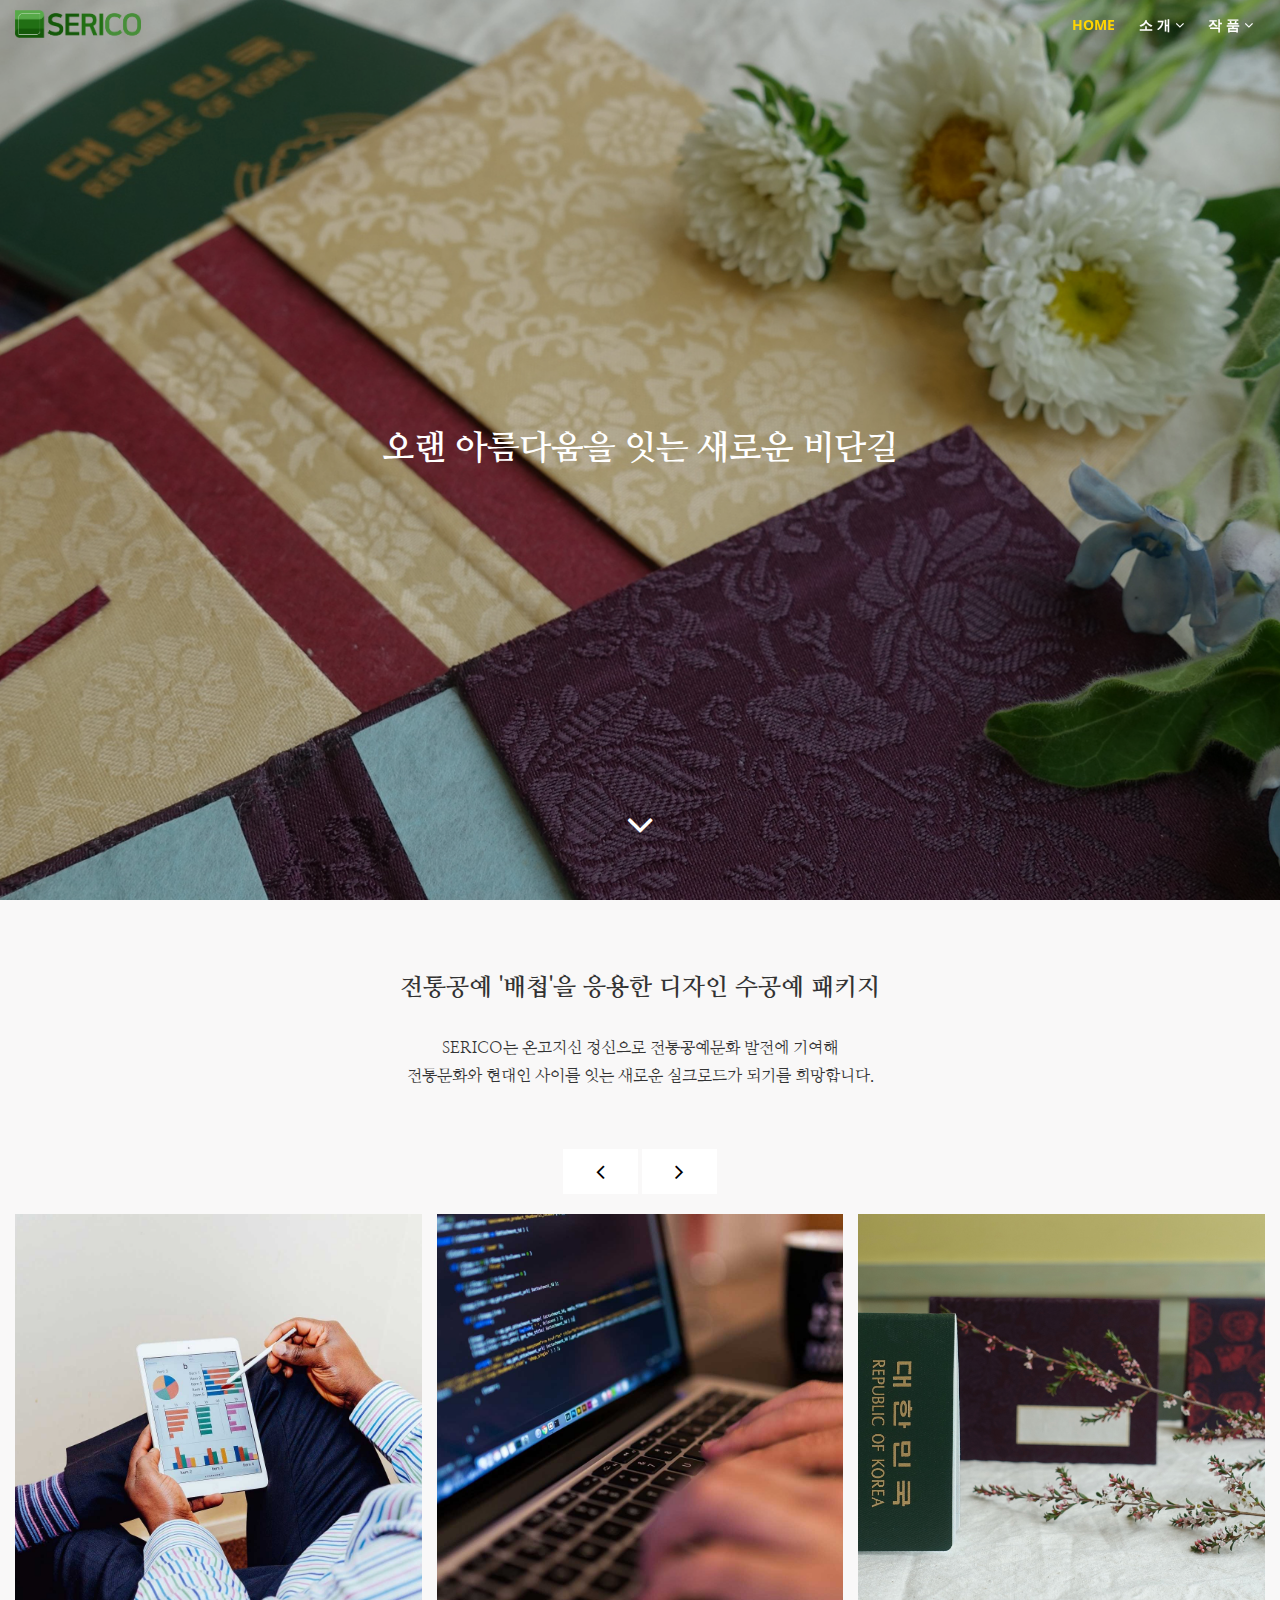
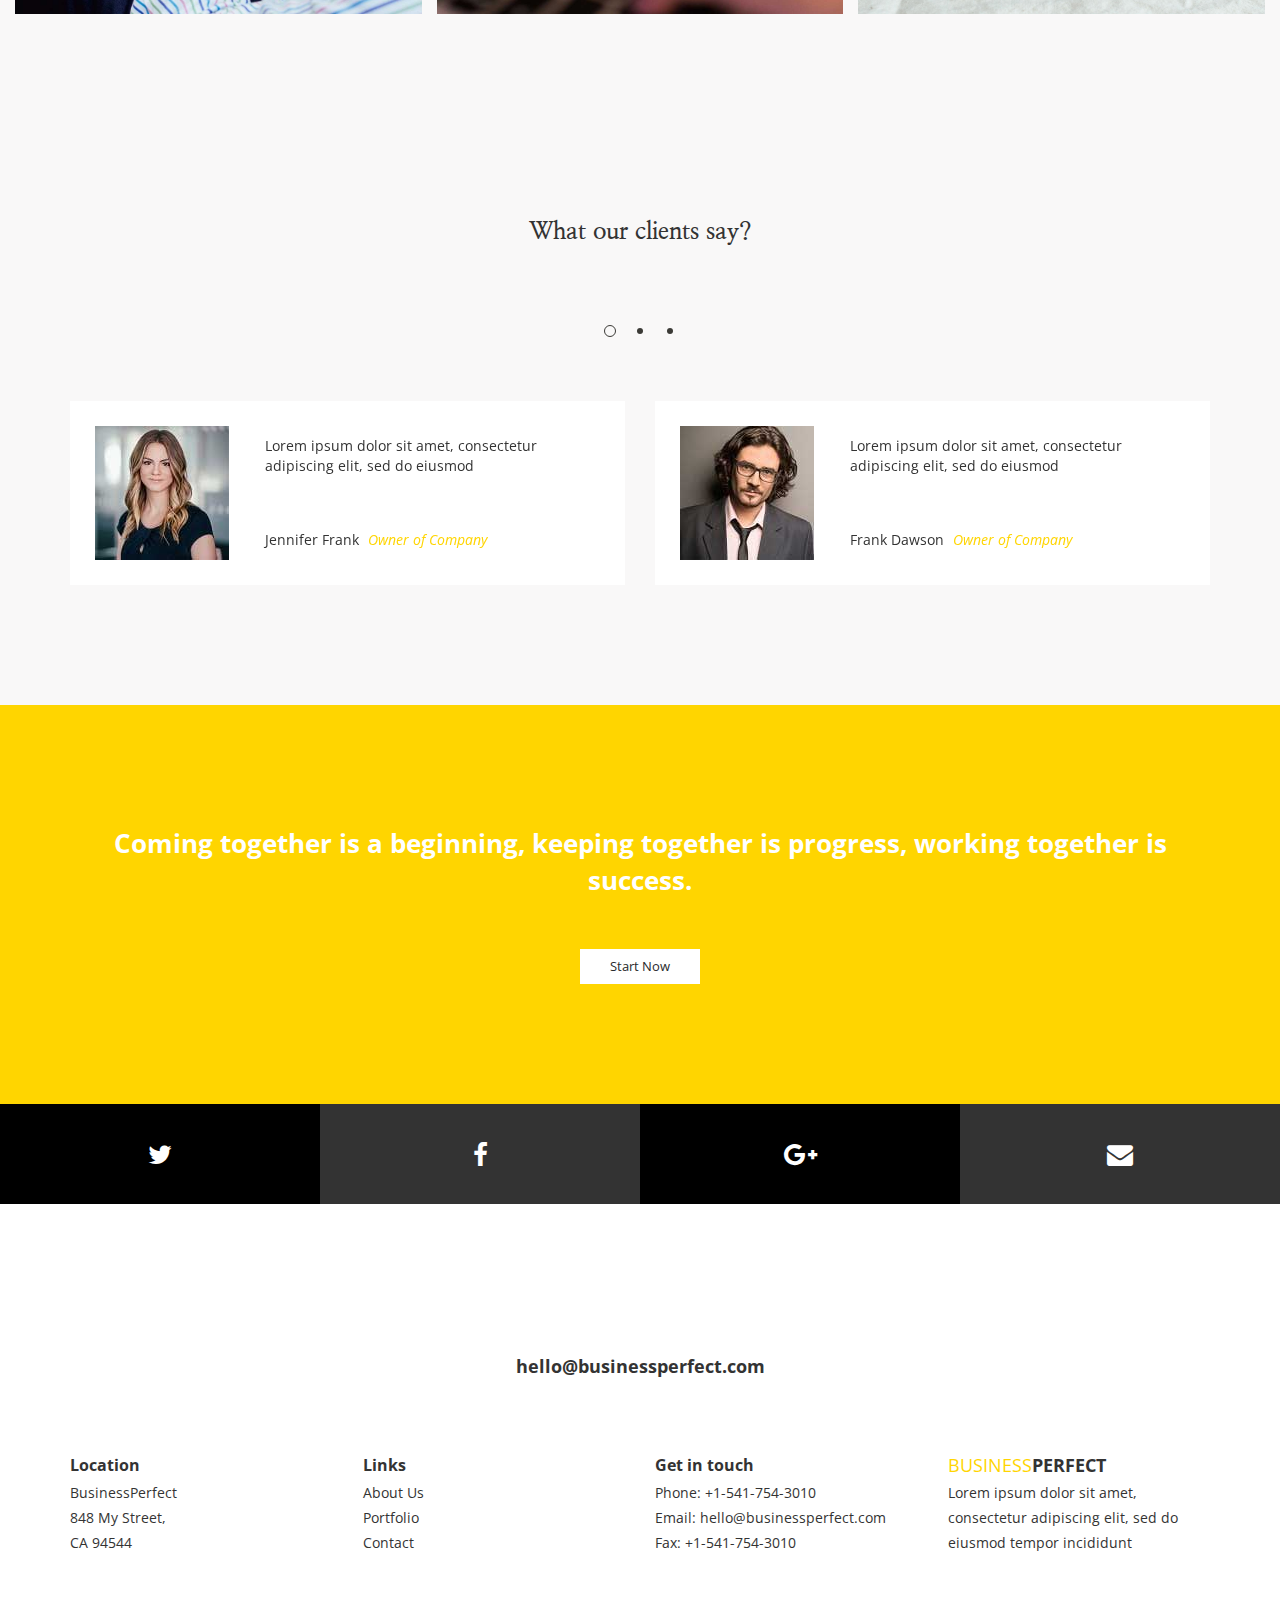
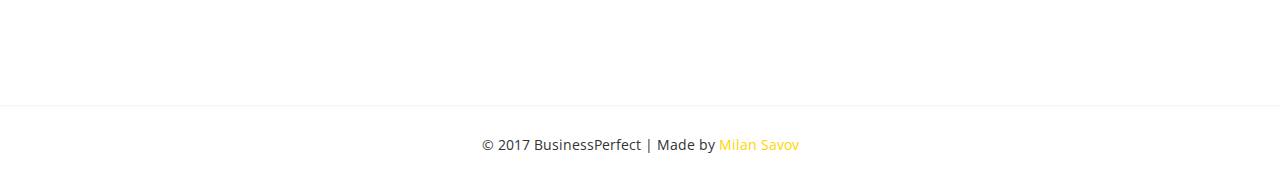
<file: SERICO PROJECT/WebContent/SERICO/index.html>
<!DOCTYPE html>
<html lang="en">
<head>

    <!-- Basic Page Needs
    ================================================== -->
    <meta http-equiv="Content-Type" content="text/html; charset=utf-8">
    <meta http-equiv="X-UA-Compatible" content="IE=edge">

    <title>SERICO | Home</title>

    <meta name="description" content="BusinessPerfect - Freebie HTML/CSS template based on Bootstrap">
    <meta name="author" content="Milan Savov">
    <meta name="keywords" content="html, css, twitter bootstrap, javascript, jquery, responsive">

    <!-- Mobile Specific Metas
    ================================================== -->
    <meta name="viewport" content="width=device-width, minimum-scale=1.0, maximum-scale=1.0">
    <meta name="apple-mobile-web-app-capable" content="yes">

    <!-- Fonts -->
    <link href='http://fonts.googleapis.com/css?family=Open+Sans:400,300,600,700' rel='stylesheet' type='text/css'>
    <link rel="stylesheet" href="http://cdnjs.cloudflare.com/ajax/libs/font-awesome/4.4.0/css/font-awesome.min.css">
    <link href="https://fonts.googleapis.com/css?family=Nanum+Myeongjo:400,700,800&display=swap&subset=korean" rel="stylesheet">

    <!-- Favicon
    ================================================== -->
    <link rel="apple-touch-icon" sizes="180x180" href="../assets/img/apple-touch-icon.png">
    <link rel="icon" type="image/png" sizes="16x16" href="../assets/img/logo-simbol.png">

    <!-- Stylesheets
    ================================================== -->
    <!-- Bootstrap core CSS -->
    <link href="../assets/css/bootstrap.min.css" rel="stylesheet">

    <!-- Custom styles for this template -->
    <link href="../assets/css/style.css" rel="stylesheet">
    <link href="../assets/css/responsive.css" rel="stylesheet">
    <link href="../assets/css/colors.css" rel="stylesheet">
    <link href="../assets/css/new.css" rel="stylesheet">

    <!-- HTML5 shim and Respond.js IE8 support of HTML5 elements and media queries -->
    <!--[if lt IE 9]>
    <script src="https://oss.maxcdn.com/libs/html5shiv/3.7.0/html5shiv.js"></script>
    <script src="https://oss.maxcdn.com/libs/respond.js/1.4.2/respond.min.js"></script>
    <![endif]-->

</head>
<body>

    <header id="masthead" class="site-header" data-anchor-target=".hero" data-top="background: rgba(59,58,54,0); border-bottom-color: rgba(226,226,226,0);" 
    data-top-bottom="background: rgba(59,58,54,1); border-bottom-color: rgba(226,226,226,1);">

        <nav id="primary-navigation" class="site-navigation">

            <div class="container-fluid">

                <div class="navbar-header">
                    
                    <a href="index.html">
                    	<img src ="../assets/img/serico-logo.png" class="header-logo">
                    </a>

                </div><!-- /.navbar-header -->

                <div class="main-menu" id="perfect-navbar-collapse">

                    <ul class="nav navbar-nav navbar-right">

                        <li class="active"><a href="index.html">Home</a></li>
                        
                        <li class="dropdown">
                            <a href="about-serico.html" class="dropdown-toggle" data-toggle="dropdown" aria-expanded="false">소 개 <i class="fa fa-angle-down hidden-xs" aria-hidden="true"></i></a>
                            <ul class="dropdown-menu">
                                <li><a href="about-serico.html">SERICO</a></li>
                                <li><a href="about-baecheob.html">전통공예 배첩</a></li>
                                <li><a href="about-ci.html">CI 소개</a></li>
                            </ul>
                        </li>
                        
                        <li class="dropdown">
                            <a href="portfolio.html" class="dropdown-toggle" data-toggle="dropdown" aria-expanded="false">작 품 <i class="fa fa-angle-down hidden-xs" aria-hidden="true"></i></a>
                            <ul class="dropdown-menu">
                                <li><a href="portfolio-item.html">Item</a></li>                              
                            </ul>
                        </li>
                        
                    </ul><!-- /.navbar-nav -->

                </div><!-- /.navbar-collapse -->
                
            </div>
                      
        </nav><!-- /.site-navigation -->
        
    </header><!-- /#masthead -->

    <div class="hero background-overlay">
    
        <div class="hero-text">
            <h3>오랜 아름다움을 잇는 새로운 비단길</h3>
        </div> <!-- /.hero-text -->
        
        <div class="hero-arrow">
            <a class="scrollTo" href="#"><i class="fa fa-angle-down" aria-hidden="true"></i></a>
        </div><!-- /.hero-arrow -->

    </div><!-- /.hero -->

    <main id="main" class="site-main">
    
        <section class="site-section section-works light-gray-bg text-center">

            <div class="container">

                <h3 class="section-title">전통공예 '배첩'을 응용한 디자인 수공예 패키지</h3>
                <p class="section-text">SERICO는 온고지신 정신으로 전통공예문화 발전에 기여해</p>
                <p class="section-text-last">전통문화와 현대인 사이를 잇는 새로운 실크로드가 되기를 희망합니다.</p>

                <div class="multi-item-controls" style="margin-bottom:20px">
                    <a class="left btn carousel-control" href="#threeSlidesSlider" data-slide="next"><i class="fa fa-angle-left" aria-hidden="true"></i></a>
                    <a class="right btn carousel-control" href="#threeSlidesSlider" data-slide="prev"><i class="fa fa-angle-right" aria-hidden="true"></i></a>
                </div><!-- /.multi-item-controls -->

            </div>

			<div class="container-fluid">

				<div class="row">

                    <div class="col-md-12">

                        <div class="carousel three-slides-slider multi-item-carousel slide" id="threeSlidesSlider">
                            <div class="carousel-inner">
                                <div class="item active">
                                    <div class="col-xs-6 col-sm-4">
                                        <img src="../assets/img/slider-1.jpg" alt="" class="img-carousel">
                                    </div>
                                </div><!-- /.item -->
                                <div class="item">
                                    <div class="col-xs-6 col-sm-4">
                                        <img src="../assets/img/slider-2.jpg" alt="" class="img-carousel">
                                    </div>
                                </div><!-- /.item -->
                                <div class="item">
                                    <div class="col-xs-6 col-sm-4">
                                        <img src="../assets/img/slider-3.jpg" alt="" class="img-carousel">
                                    </div>
                                </div><!-- /.item -->
                                <div class="item">
                                    <div class="col-xs-6 col-sm-4">
                                        <img src="../assets/img/slider-4.jpg" alt="" class="img-carousel">
                                    </div>
                                </div><!-- /.item -->
                                <div class="item">
                                    <div class="col-xs-6 col-sm-4">
                                        <img src="../assets/img/slider-5.jpg" alt="" class="img-carousel">
                                    </div>
                                </div><!-- /.item -->
                                <div class="item">
                                    <div class="col-xs-6 col-sm-4">
                                        <img src="../assets/img/slider-6.jpg" alt="" class="img-carousel">
                                    </div>
                                </div><!-- /.item -->
                            </div><!-- /.carousel-inner -->
                        </div><!-- /.multi-item-carousel -->

                    </div>

                </div>

            </div>
            
        </section><!-- /.section-works -->

        

        <section class="site-section-small section-clients light-gray-bg">

            <div class="container">

                <h3 class="section-title text-center mb-120">What our clients say?</h3>

                <div class="row">

                    <div class="testimonials">

                        <div class="col-md-6"> 

                            <div class="testimonial">
                                <div class="testimonial-content testimonial-1">
                                    <p class="testimonial-text">Lorem ipsum dolor sit amet, consectetur adipiscing elit, sed do eiusmod</p> 
                                    <div class="testimonial-owner">
                                        <p>Jennifer Frank</p>
                                        <p class="yellow-text italic-text">Owner of Company</p>
                                    </div><!-- /.testimonial-owner -->
                                </div><!-- /.testimonial-content -->
                            </div><!-- /.testimonial -->

                        </div>

                        <div class="col-md-6"> 

                            <div class="testimonial">
                                <div class="testimonial-content testimonial-2">
                                    <p class="testimonial-text">Lorem ipsum dolor sit amet, consectetur adipiscing elit, sed do eiusmod</p> 
                                    <div class="testimonial-owner">
                                        <p>Frank Dawson</p>
                                        <p class="yellow-text italic-text">Owner of Company</p>
                                    </div><!-- /.testimonial-owner -->                                   
                                </div><!-- /.testimonial-content -->
                            </div><!-- /.testimonial -->

                        </div>

                        <div class="col-md-6"> 

                            <div class="testimonial">
                                <div class="testimonial-content testimonial-1">
                                    <p class="testimonial-text">Lorem ipsum dolor sit amet, consectetur adipiscing elit, sed do eiusmod</p> 
                                    <div class="testimonial-owner">
                                        <p>Linda Smith</p>
                                        <p class="yellow-text italic-text">Owner of Company</p>
                                    </div><!-- /.testimonial-owner -->
                                </div><!-- /.testimonial-content -->
                            </div><!-- /.testimonial -->

                        </div>

                        <div class="col-md-6"> 

                            <div class="testimonial">
                                <div class="testimonial-content testimonial-2">
                                    <p class="testimonial-text">Lorem ipsum dolor sit amet, consectetur adipiscing elit, sed do eiusmod</p> 
                                    <div class="testimonial-owner">
                                        <p>John Dawson</p>
                                        <p class="yellow-text italic-text">Owner of Company</p>
                                    </div><!-- /.testimonial-owner -->
                                </div><!-- /.testimonial-content -->
                            </div><!-- /.testimonial -->

                        </div>

                        <div class="col-md-6"> 

                            <div class="testimonial">
                                <div class="testimonial-content testimonial-1">
                                    <p class="testimonial-text">Lorem ipsum dolor sit amet, consectetur adipiscing elit, sed do eiusmod</p> 
                                    <div class="testimonial-owner">
                                        <p>Jane Smith</p>
                                        <p class="yellow-text italic-text">Owner of Company</p>
                                    </div><!-- /.testimonial-owner -->                                  
                                </div><!-- /.testimonial-content -->
                            </div><!-- /.testimonial -->

                        </div>

                        <div class="col-md-6"> 

                            <div class="testimonial">
                                <div class="testimonial-content testimonial-2">
                                    <p class="testimonial-text">Lorem ipsum dolor sit amet, consectetur adipiscing elit, sed do eiusmod</p> 
                                    <div class="testimonial-owner">
                                        <p>Matt Ryan</p>
                                        <p class="yellow-text italic-text">Owner of Company</p>
                                    </div><!-- /.testimonial-owner -->                        
                                </div><!-- /.testimonial-content -->
                            </div><!-- /.testimonial -->

                        </div>

                    </div><!-- /.testimonials -->

                </div>

            </div>
            
        </section><!-- /.section-clients -->

        <section class="site-section-small section-work-with-us yellow-bg text-center">

            <div class="container">

                <p class="section-title-small white-text mb-50">Coming together is a beginning, keeping together is progress, working together is success.</p>
                <a class="btn" href="#">Start Now</a>

            </div>
            
        </section><!-- /.section-work-with-us -->

        <section class="social-networks">

            <div class="container-fluid">

                <div class="row">

                    <a class="white-text black-bg twitter-bg" href="#"><i class="fa fa-twitter" aria-hidden="true"></i></a>
                    <a class="white-text gray-bg facebook-bg" href="#"><i class="fa fa-facebook" aria-hidden="true"></i></a>
                    <a class="white-text black-bg google-plus-bg" href="#"><i class="fa fa-google-plus" aria-hidden="true"></i></a>
                    <a class="white-text gray-bg message-bg" href="#"><i class="fa fa-envelope" aria-hidden="true"></i></a>
 
                </div>
                
            </div>
            
        </section><!-- /.social-networks -->

    </main><!-- /.site-main -->

    <footer id="colophon" class="site-footer">

        <div class="container">

            <div class="email">
                <a href="mailto:hello@businessperfect.com">hello@businessperfect.com</a>
            </div><!-- /.email -->

            <div class="row">

                <div class="col-md-3 col-xs-6">

                    <div class="mb-xs-20">
                        <a href="index.html" class="site-title yellow-text">Business<span>Perfect</span></a>
                        <p class="mb-0">Lorem ipsum dolor sit amet, consectetur adipiscing elit, sed do eiusmod tempor incididunt</p>
                    </div>
                    
                </div>

                <div class="col-md-3 col-xs-6">

                    <div class="mb-xs-20">
                        <h4 class="small-title">Get in touch</h4>
                        <ul class="list-unstyled">
                            <li>Phone: <a href="tel:+15417543010">+1-541-754-3010</a></li>
                            <li>Email: <a href="mailto:hello@businessperfect.com">hello@businessperfect.com</a></li>
                            <li>Fax: <a href="tel:+15417543010">+1-541-754-3010</a></li>
                        </ul>   
                    </div>
                    
                </div>
              
                <div class="col-md-3 col-xs-6">

                    <div class="mb-xs-20">
                        <h4 class="small-title">Links</h4>
                        <ul class="list-unstyled">
                            <li><a href="about-us.html">About Us</a></li>
                            <li><a href="portfolio.html">Portfolio</a></li>
                            <li><a href="contact.html">Contact</a></li>
                        </ul>
                    </div>
                    
                </div>

                <div class="col-md-3 col-xs-6">

                    <div class="mb-xs-20">
                        <h4 class="small-title">Location</h4>
                        <ul class="list-unstyled">
                            <li>BusinessPerfect</li>
                            <li>848 My Street,</li>
                            <li>CA 94544</li>
                        </ul>
                    </div>

                </div>

            </div>
            
        </div>

        <div class="copyright">
            <p>&copy; 2017 BusinessPerfect | Made by <a href="http://milansavov.com/" class="yellow-text">Milan Savov</a></p>
        </div><!-- /.copyright -->
        
    </footer><!-- /.site-footer -->

    <!-- Bootstrap core JavaScript
    ================================================== -->
    <!-- Placed at the end of the document so the pages load faster -->
    <script src="https://ajax.googleapis.com/ajax/libs/jquery/3.1.1/jquery.min.js"></script> 
    <script src="../assets/js/bootstrap.min.js"></script>
    <script src="../assets/js/jquery.slicknav.min.js"></script>
    <script src="../assets/js/slick.min.js"></script>
    <script src="../assets/js/touchswipe.min.js"></script>
    <script src="../assets/js/skrollr.min.js"></script>
    <script src="../assets/js/jquery.countTo.min.js"></script>
    <script src="../assets/js/script.js"></script>

</body>
</html>
</file>
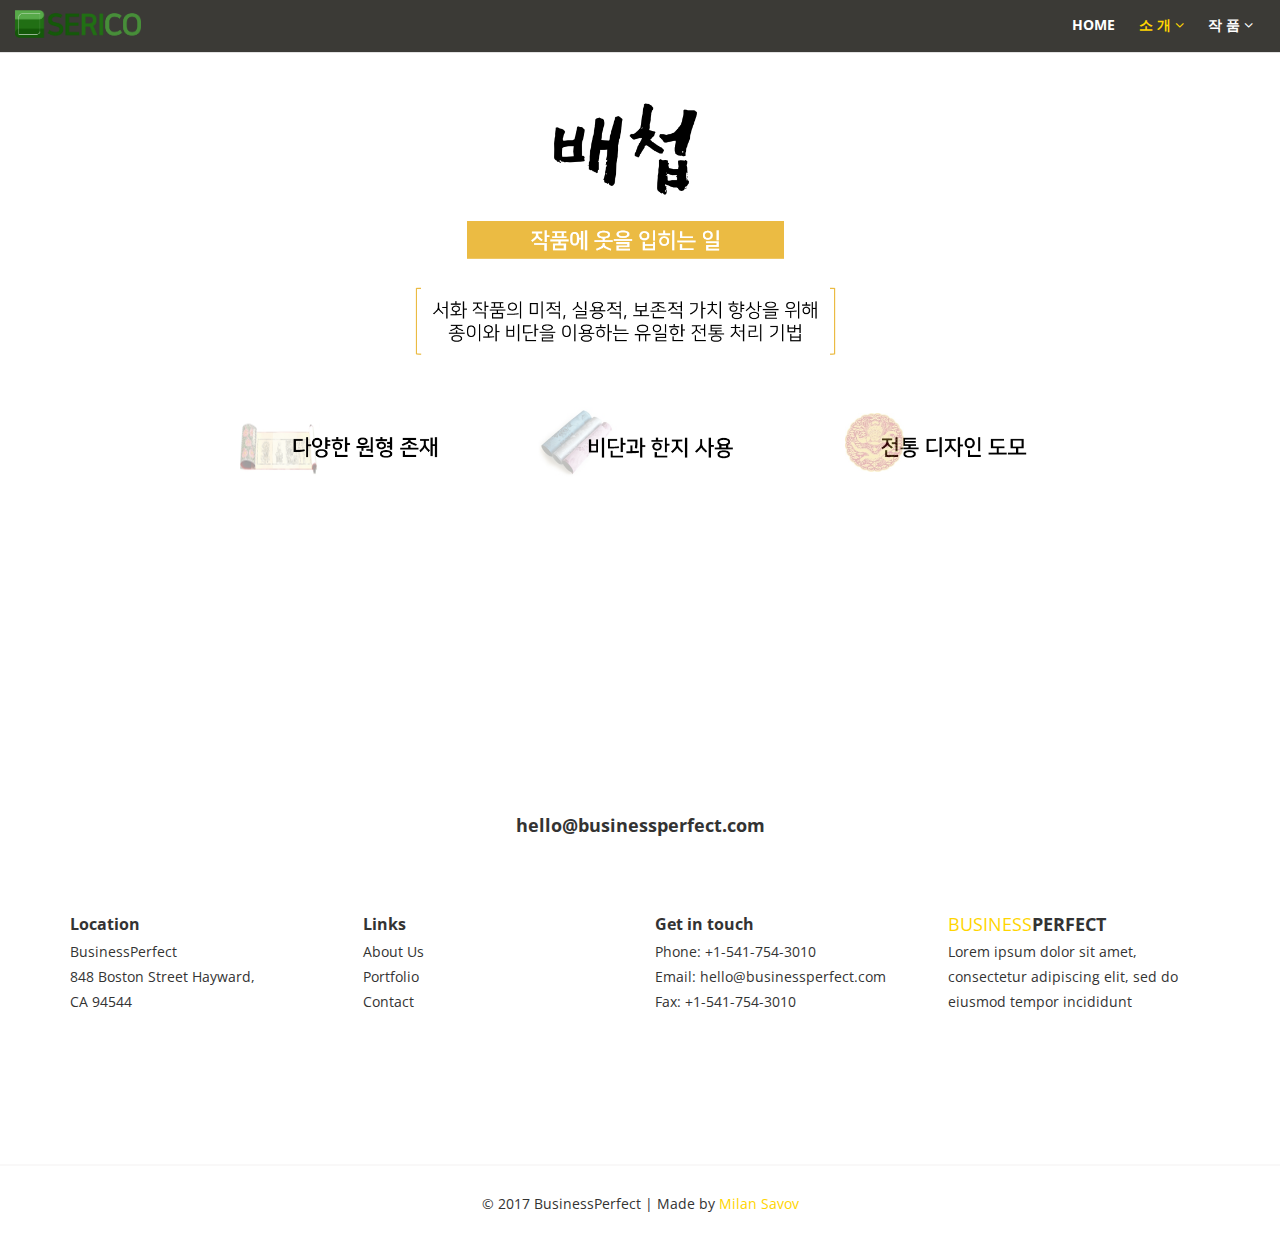
<file: SERICO PROJECT/WebContent/SERICO/about-baecheob.html>
<!DOCTYPE html>
<html>
<head>
    <!-- Basic Page Needs
    ================================================== -->
    <meta http-equiv="Content-Type" content="text/html; charset=utf-8">
    <meta http-equiv="X-UA-Compatible" content="IE=edge">

    <title>SERICO | 소개 - 배첩</title>

    <meta name="description" content="BusinessPerfect - Freebie HTML/CSS template based on Bootstrap">
    <meta name="author" content="Milan Savov">
    <meta name="keywords" content="html, css, twitter bootstrap, javascript, jquery, responsive">

    <!-- Mobile Specific Metas
    ================================================== -->
    <meta name="viewport" content="width=device-width, minimum-scale=1.0, maximum-scale=1.0">
    <meta name="apple-mobile-web-app-capable" content="yes">

    <!-- Fonts -->
    <link href='http://fonts.googleapis.com/css?family=Open+Sans:400,300,600,700' rel='stylesheet' type='text/css'>
    <link rel="stylesheet" href="http://cdnjs.cloudflare.com/ajax/libs/font-awesome/4.4.0/css/font-awesome.min.css">
    <link href="https://fonts.googleapis.com/css?family=Nanum+Myeongjo:400,700,800&display=swap&subset=korean" rel="stylesheet">

    <!-- Favicon
    ================================================== -->
    <link rel="apple-touch-icon" sizes="180x180" href="../assets/img/apple-touch-icon.png">
    <link rel="icon" type="image/png" sizes="16x16" href="../assets/img/logo-simbol.png">

    <!-- Stylesheets
    ================================================== -->
    <!-- Bootstrap core CSS -->
    <link href="../assets/css/bootstrap.min.css" rel="stylesheet">    

    <!-- Custom styles for this template -->
    <link href="../assets/css/style.css" rel="stylesheet">
    <link href="../assets/css/responsive.css" rel="stylesheet">
    <link href="../assets/css/colors.css" rel="stylesheet">
    <link href="../assets/css/new.css" rel="stylesheet">

    <!-- HTML5 shim and Respond.js IE8 support of HTML5 elements and media queries -->
    <!--[if lt IE 9]>
    <script src="https://oss.maxcdn.com/libs/html5shiv/3.7.0/html5shiv.js"></script>
    <script src="https://oss.maxcdn.com/libs/respond.js/1.4.2/respond.min.js"></script>
    <![endif]-->
</head>

<body id="portfolio">

    <header id="masthead" class="site-header site-header-fill">

        <nav id="primary-navigation" class="site-navigation">

            <div class="container-fluid">

                <div class="navbar-header">
                    
                    <a href="index.html">
                    	<img src ="../assets/img/serico-logo.png" class="header-logo">
                    </a>

                </div><!-- /.navbar-header -->

                <div class="main-menu" id="perfect-navbar-collapse">

                    <ul class="nav navbar-nav navbar-right">

                        <li><a href="index.html">Home</a></li>
                        
                        <li class="dropdown active">
                            <a href="about-serico.html" class="dropdown-toggle" data-toggle="dropdown" aria-expanded="false">소 개 <i class="fa fa-angle-down hidden-xs" aria-hidden="true"></i></a>
                            <ul class="dropdown-menu">
                                <li><a href="about-serico.html">SERICO</a></li>
                                <li class="active"><a href="about-baecheob.html">전통공예 배첩</a></li>
                                <li><a href="about-ci.html">CI 소개</a></li>
                            </ul>
                        </li>
                        
                        <li class="dropdown">
                            <a href="portfolio.html" class="dropdown-toggle" data-toggle="dropdown" aria-expanded="false">작 품 <i class="fa fa-angle-down hidden-xs" aria-hidden="true"></i></a>
                            <ul class="dropdown-menu">
                                <li><a href="portfolio-item.html">Item</a></li>                           
                            </ul>
                        </li>
                        
                    </ul><!-- /.navbar-nav -->

                </div><!-- /.navbar-collapse -->
                
            </div>
                      
        </nav><!-- /.site-navigation -->
        
    </header><!-- /#masthead -->
    
    <main id="main" class="site-main">
    
     	<section class="site-section section-quote text-center">
        	<img src ="../assets/img/BaeCheob-intro.png" style="width:800px; padding-bottom: 40px;">
        </section><!-- /.section-quote -->
        
        <section class="site-section about-baecheob">
        	
        </section>
    </main>
    
    <footer id="colophon" class="site-footer">

        <div class="container">

            <div class="email">
                <a href="mailto:hello@businessperfect.com">hello@businessperfect.com</a>
            </div><!-- /.email -->

            <div class="row">

                <div class="col-md-3 col-xs-6">

                    <div class="mb-xs-20">
                        <a href="index.html" class="site-title yellow-text">Business<span>Perfect</span></a>
                        <p class="mb-0">Lorem ipsum dolor sit amet, consectetur adipiscing elit, sed do eiusmod tempor incididunt</p>
                    </div>
                    
                </div>

                <div class="col-md-3 col-xs-6">

                    <div class="mb-xs-20">
                        <h4 class="small-title">Get in touch</h4>
                        <ul class="list-unstyled">
                            <li>Phone: <a href="tel:+15417543010">+1-541-754-3010</a></li>
                            <li>Email: <a href="mailto:hello@businessperfect.com">hello@businessperfect.com</a></li>
                            <li>Fax: <a href="tel:+15417543010">+1-541-754-3010</a></li>
                        </ul><!-- /.list-unstyled -->
                    </div>
                    
                </div>
              
                <div class="col-md-3 col-xs-6">

                    <div class="mb-xs-20">
                        <h4 class="small-title">Links</h4>
                        <ul class="list-unstyled">
                            <li><a href="about-us.html">About Us</a></li>
                            <li><a href="portfolio.html">Portfolio</a></li>
                            <li><a href="contact.html">Contact</a></li>
                        </ul><!-- /.list-unstyled -->
                    </div>
                    
                </div>

                <div class="col-md-3 col-xs-6">

                    <div class="mb-xs-20">
                        <h4 class="small-title">Location</h4>
                        <ul class="list-unstyled">
                            <li>BusinessPerfect</li>
                            <li>848 Boston Street Hayward,</li>
                            <li>CA 94544</li>
                        </ul><!-- /.list-unstyled -->
                    </div>

                </div>

            </div>
            
        </div>

        <div class="copyright">
            <p>&copy; 2017 BusinessPerfect | Made by <a href="http://milansavov.com/" class="yellow-text">Milan Savov</a></p>
        </div><!-- /.copyright -->
        
    </footer><!-- /.site-footer -->

</body>
</html>
</file>
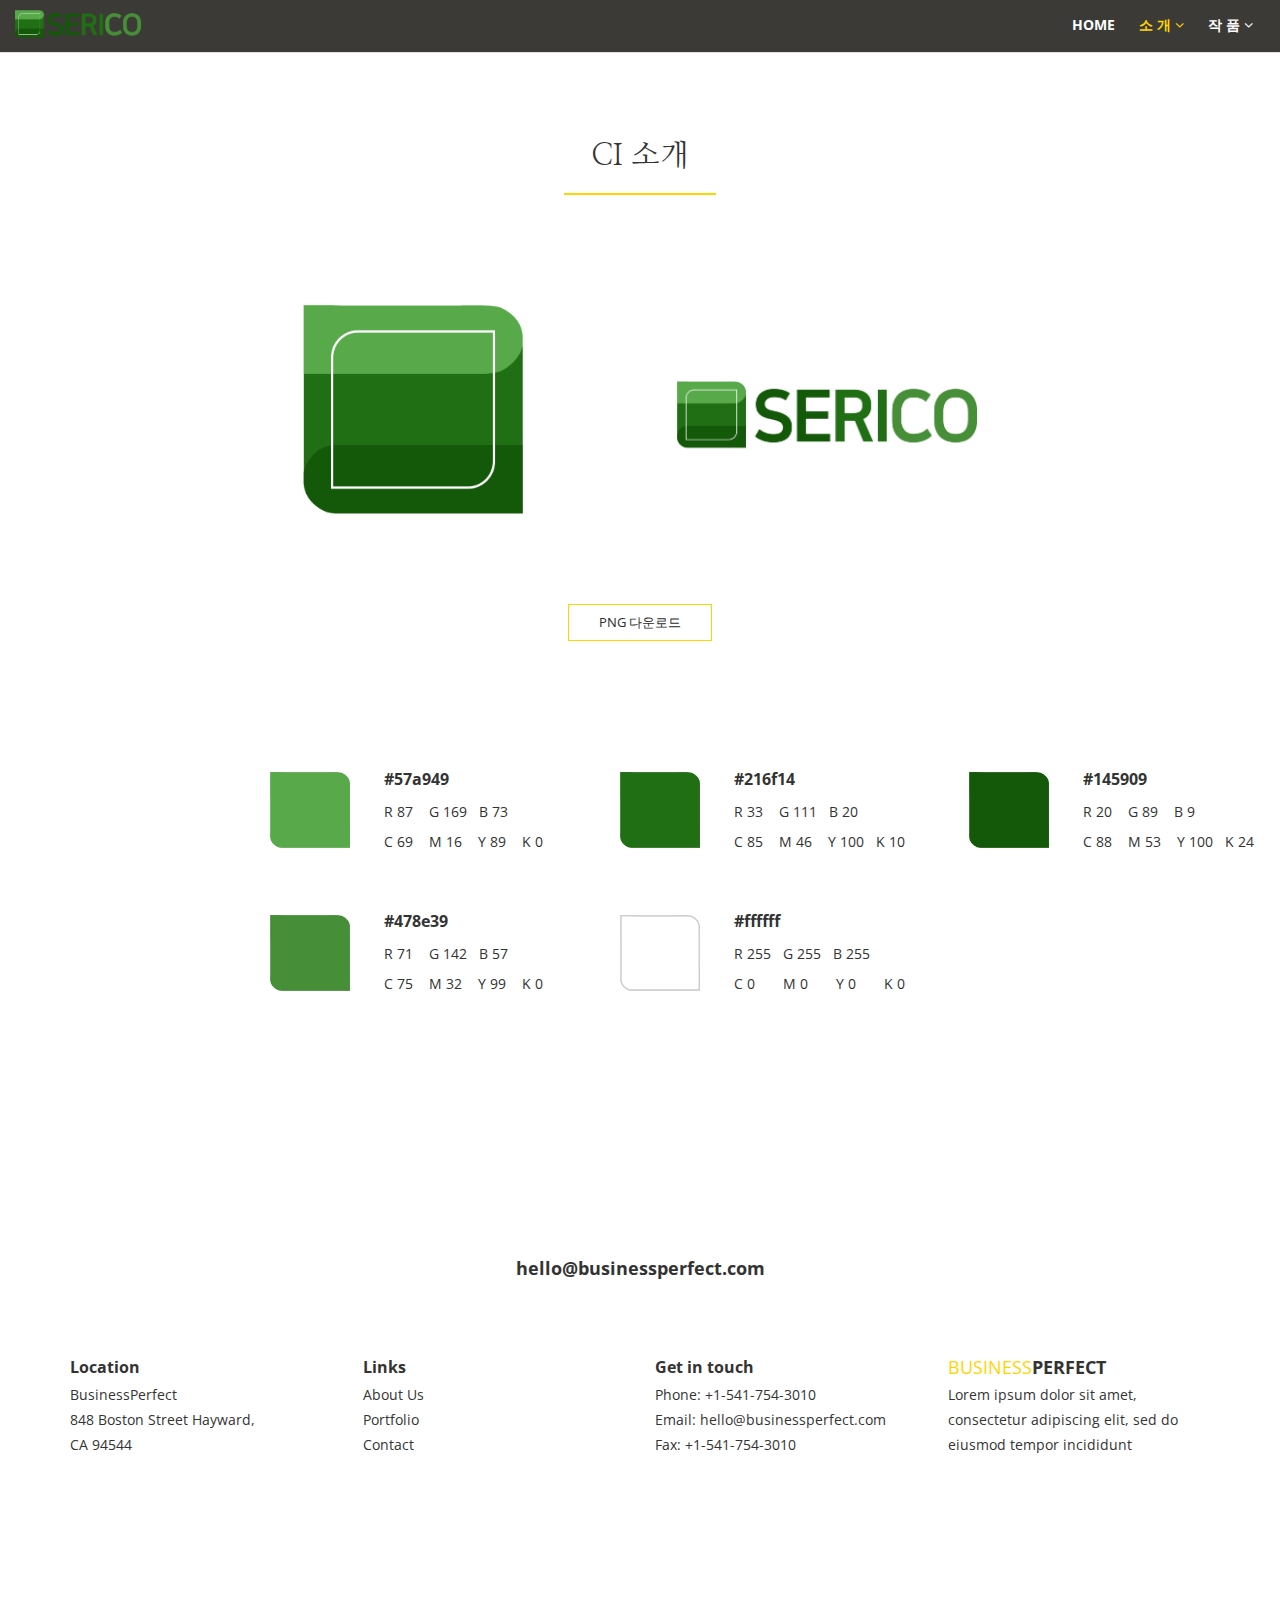
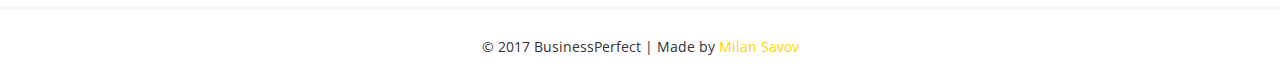
<file: SERICO PROJECT/WebContent/SERICO/about-ci.html>
<!DOCTYPE html>
<html>
<head>
    <!-- Basic Page Needs
    ================================================== -->
    <meta http-equiv="Content-Type" content="text/html; charset=utf-8">
    <meta http-equiv="X-UA-Compatible" content="IE=edge">

    <title>SERICO | 소개 - CI</title>

    <meta name="description" content="BusinessPerfect - Freebie HTML/CSS template based on Bootstrap">
    <meta name="author" content="Milan Savov">
    <meta name="keywords" content="html, css, twitter bootstrap, javascript, jquery, responsive">

    <!-- Mobile Specific Metas
    ================================================== -->
    <meta name="viewport" content="width=device-width, minimum-scale=1.0, maximum-scale=1.0">
    <meta name="apple-mobile-web-app-capable" content="yes">

    <!-- Fonts -->
    <link href='http://fonts.googleapis.com/css?family=Open+Sans:400,300,600,700' rel='stylesheet' type='text/css'>
    <link rel="stylesheet" href="http://cdnjs.cloudflare.com/ajax/libs/font-awesome/4.4.0/css/font-awesome.min.css">
    <link href="https://fonts.googleapis.com/css?family=Nanum+Myeongjo:400,700,800&display=swap&subset=korean" rel="stylesheet">

    <!-- Favicon
    ================================================== -->
    <link rel="apple-touch-icon" sizes="180x180" href="../assets/img/apple-touch-icon.png">
    <link rel="icon" type="image/png" sizes="16x16" href="../assets/img/logo-simbol.png">

    <!-- Stylesheets
    ================================================== -->
    <!-- Bootstrap core CSS -->
    <link href="../assets/css/bootstrap.min.css" rel="stylesheet">    

    <!-- Custom styles for this template -->
    <link href="../assets/css/style.css" rel="stylesheet">
    <link href="../assets/css/responsive.css" rel="stylesheet">
    <link href="../assets/css/colors.css" rel="stylesheet">
    <link href="../assets/css/new.css" rel="stylesheet">

    <!-- HTML5 shim and Respond.js IE8 support of HTML5 elements and media queries -->
    <!--[if lt IE 9]>
    <script src="https://oss.maxcdn.com/libs/html5shiv/3.7.0/html5shiv.js"></script>
    <script src="https://oss.maxcdn.com/libs/respond.js/1.4.2/respond.min.js"></script>
    <![endif]-->
</head>

<body id="portfolio">

    <header id="masthead" class="site-header site-header-fill">

        <nav id="primary-navigation" class="site-navigation">

            <div class="container-fluid">

                <div class="navbar-header">
                    
                    <a href="index.html">
                    	<img src ="../assets/img/serico-logo.png" class="header-logo">
                    </a>

                </div><!-- /.navbar-header -->

                <div class="main-menu" id="perfect-navbar-collapse">

                    <ul class="nav navbar-nav navbar-right">

                        <li><a href="index.html">Home</a></li>
                        
                        <li class="dropdown active">
                            <a href="about-serico.html" class="dropdown-toggle" data-toggle="dropdown" aria-expanded="false">소 개 <i class="fa fa-angle-down hidden-xs" aria-hidden="true"></i></a>
                            <ul class="dropdown-menu">
                                <li><a href="about-serico.html">SERICO</a></li>
                                <li><a href="about-baecheob.html">전통공예 배첩</a></li>
                                <li class="active"><a href="about-ci.html">CI 소개</a></li>
                            </ul>
                        </li>
                        
                        <li class="dropdown">
                            <a href="portfolio.html" class="dropdown-toggle" data-toggle="dropdown" aria-expanded="false">작 품 <i class="fa fa-angle-down hidden-xs" aria-hidden="true"></i></a>
                            <ul class="dropdown-menu">
                                <li><a href="portfolio-item.html">Item</a></li>                           
                            </ul>
                        </li>
                        
                    </ul><!-- /.navbar-nav -->

                </div><!-- /.navbar-collapse -->
                
            </div>
                      
        </nav><!-- /.site-navigation -->
        
    </header><!-- /#masthead -->
    
    <main>
    
    	<section class="site-section section-clients-2">

		<div class="container text-center">

			<h2 class="intro-title">CI 소개</h2>
			<hr class="ci-hr">

		</div>

	</section>
        
        <section class="site-section section-quote text-center">
        
        	<img src ="../assets/img/logo-simbol.png" style="width:220px; padding-bottom: 40px;">
            <img src ="../assets/img/serico-logo.png" style="width:450px; padding-bottom: 20px; padding-left: 150px;">
            
        </section>
        
        <section class="text-center" style="padding-bottom:80px">
        	<a class="btn btn-yellow-border mb-10" href="../assets/img/serico-logo.png" download>
        		PNG 다운로드
        	</a>
        </section>
        
        <section class="site-section">

                <div class="container" style="margin:0 240px">

                    <div class="col-sm-5 col-xs-6">

                        <div class="logocolor-1">

                            <img class="logocolor" src ="../assets/img/logocolor-1.png">
                            
                            <div class="service-content color-chart">
                                <h4 class="service-title">#57a949</h4>
                                <p>R 87&nbsp;&nbsp;&nbsp;&nbsp;G 169&nbsp;&nbsp;&nbsp;B 73</p>
                                <p>C 69&nbsp;&nbsp;&nbsp;&nbsp;M 16&nbsp;&nbsp;&nbsp;&nbsp;Y 89&nbsp;&nbsp;&nbsp;&nbsp;K 0</p>
                            </div>

                        </div>
                        
                        <div class="logocolor-4">

                            <img class="logocolor" src ="../assets/img/logocolor-4.png">
                            
                            <div class="service-content color-chart">
                                <h4 class="service-title">#478e39</h4>
                                <p>R 71&nbsp;&nbsp;&nbsp;&nbsp;G 142&nbsp;&nbsp;&nbsp;B 57</p>
                                <p>C 75&nbsp;&nbsp;&nbsp;&nbsp;M 32&nbsp;&nbsp;&nbsp;&nbsp;Y 99&nbsp;&nbsp;&nbsp;&nbsp;K 0</p>
                            </div>

                        </div>
                        
                    </div>

                    <div class="col-sm-5 col-xs-6">

                        <div class="logocolor-2">

                            <img class="logocolor" src ="../assets/img/logocolor-2.png">
                            
                            <div class="service-content color-chart">
                                <h4 class="service-title">#216f14</h4>
                                <p>R 33&nbsp;&nbsp;&nbsp;&nbsp;G 111&nbsp;&nbsp;&nbsp;B 20</p>
                                <p>C 85&nbsp;&nbsp;&nbsp;&nbsp;M 46&nbsp;&nbsp;&nbsp;&nbsp;Y 100&nbsp;&nbsp;&nbsp;K 10</p>
                            </div>

                        </div>
                        
                        <div class="logocolor-5">

                            <img class="logocolor" src ="../assets/img/logocolor-5.png">
                            
                            <div class="service-content color-chart">
                                <h4 class="service-title">#ffffff</h4>
                                <p>R 255&nbsp;&nbsp;&nbsp;G 255&nbsp;&nbsp;&nbsp;B 255</p>
                                <p>C 0&nbsp;&nbsp;&nbsp;&nbsp;&nbsp;&nbsp;&nbsp;M 0&nbsp;&nbsp;&nbsp;&nbsp;&nbsp;&nbsp;
                                Y 0&nbsp;&nbsp;&nbsp;&nbsp;&nbsp;&nbsp;&nbsp;K 0</p>
                            </div>

                        </div>
                        
                    </div>
                    
                    <div class="col-sm-5 col-xs-6">

                        <div class="logocolor-3">

                            <img class="logocolor" src ="../assets/img/logocolor-3.png">
                            
                            <div class="service-content color-chart">
                                <h4 class="service-title">#145909</h4>
                                <p>R 20&nbsp;&nbsp;&nbsp;&nbsp;G 89&nbsp;&nbsp;&nbsp;&nbsp;B 9</p>
                                <p>C 88&nbsp;&nbsp;&nbsp;&nbsp;M 53&nbsp;&nbsp;&nbsp;&nbsp;Y 100&nbsp;&nbsp;&nbsp;K 24</p>
                            </div>

                        </div>
                        
                    </div>
                    
                </div>

        </section>
	
    </main>
    
    <footer id="colophon" class="site-footer">

        <div class="container">

            <div class="email">
                <a href="mailto:hello@businessperfect.com">hello@businessperfect.com</a>
            </div><!-- /.email -->

            <div class="row">

                <div class="col-md-3 col-xs-6">

                    <div class="mb-xs-20">
                        <a href="index.html" class="site-title yellow-text">Business<span>Perfect</span></a>
                        <p class="mb-0">Lorem ipsum dolor sit amet, consectetur adipiscing elit, sed do eiusmod tempor incididunt</p>
                    </div>
                    
                </div>

                <div class="col-md-3 col-xs-6">

                    <div class="mb-xs-20">
                        <h4 class="small-title">Get in touch</h4>
                        <ul class="list-unstyled">
                            <li>Phone: <a href="tel:+15417543010">+1-541-754-3010</a></li>
                            <li>Email: <a href="mailto:hello@businessperfect.com">hello@businessperfect.com</a></li>
                            <li>Fax: <a href="tel:+15417543010">+1-541-754-3010</a></li>
                        </ul><!-- /.list-unstyled -->
                    </div>
                    
                </div>
              
                <div class="col-md-3 col-xs-6">

                    <div class="mb-xs-20">
                        <h4 class="small-title">Links</h4>
                        <ul class="list-unstyled">
                            <li><a href="about-us.html">About Us</a></li>
                            <li><a href="portfolio.html">Portfolio</a></li>
                            <li><a href="contact.html">Contact</a></li>
                        </ul><!-- /.list-unstyled -->
                    </div>
                    
                </div>

                <div class="col-md-3 col-xs-6">

                    <div class="mb-xs-20">
                        <h4 class="small-title">Location</h4>
                        <ul class="list-unstyled">
                            <li>BusinessPerfect</li>
                            <li>848 Boston Street Hayward,</li>
                            <li>CA 94544</li>
                        </ul><!-- /.list-unstyled -->
                    </div>

                </div>

            </div>
            
        </div>

        <div class="copyright">
            <p>&copy; 2017 BusinessPerfect | Made by <a href="http://milansavov.com/" class="yellow-text">Milan Savov</a></p>
        </div><!-- /.copyright -->
        
    </footer><!-- /.site-footer -->

</body>
</html>
</file>
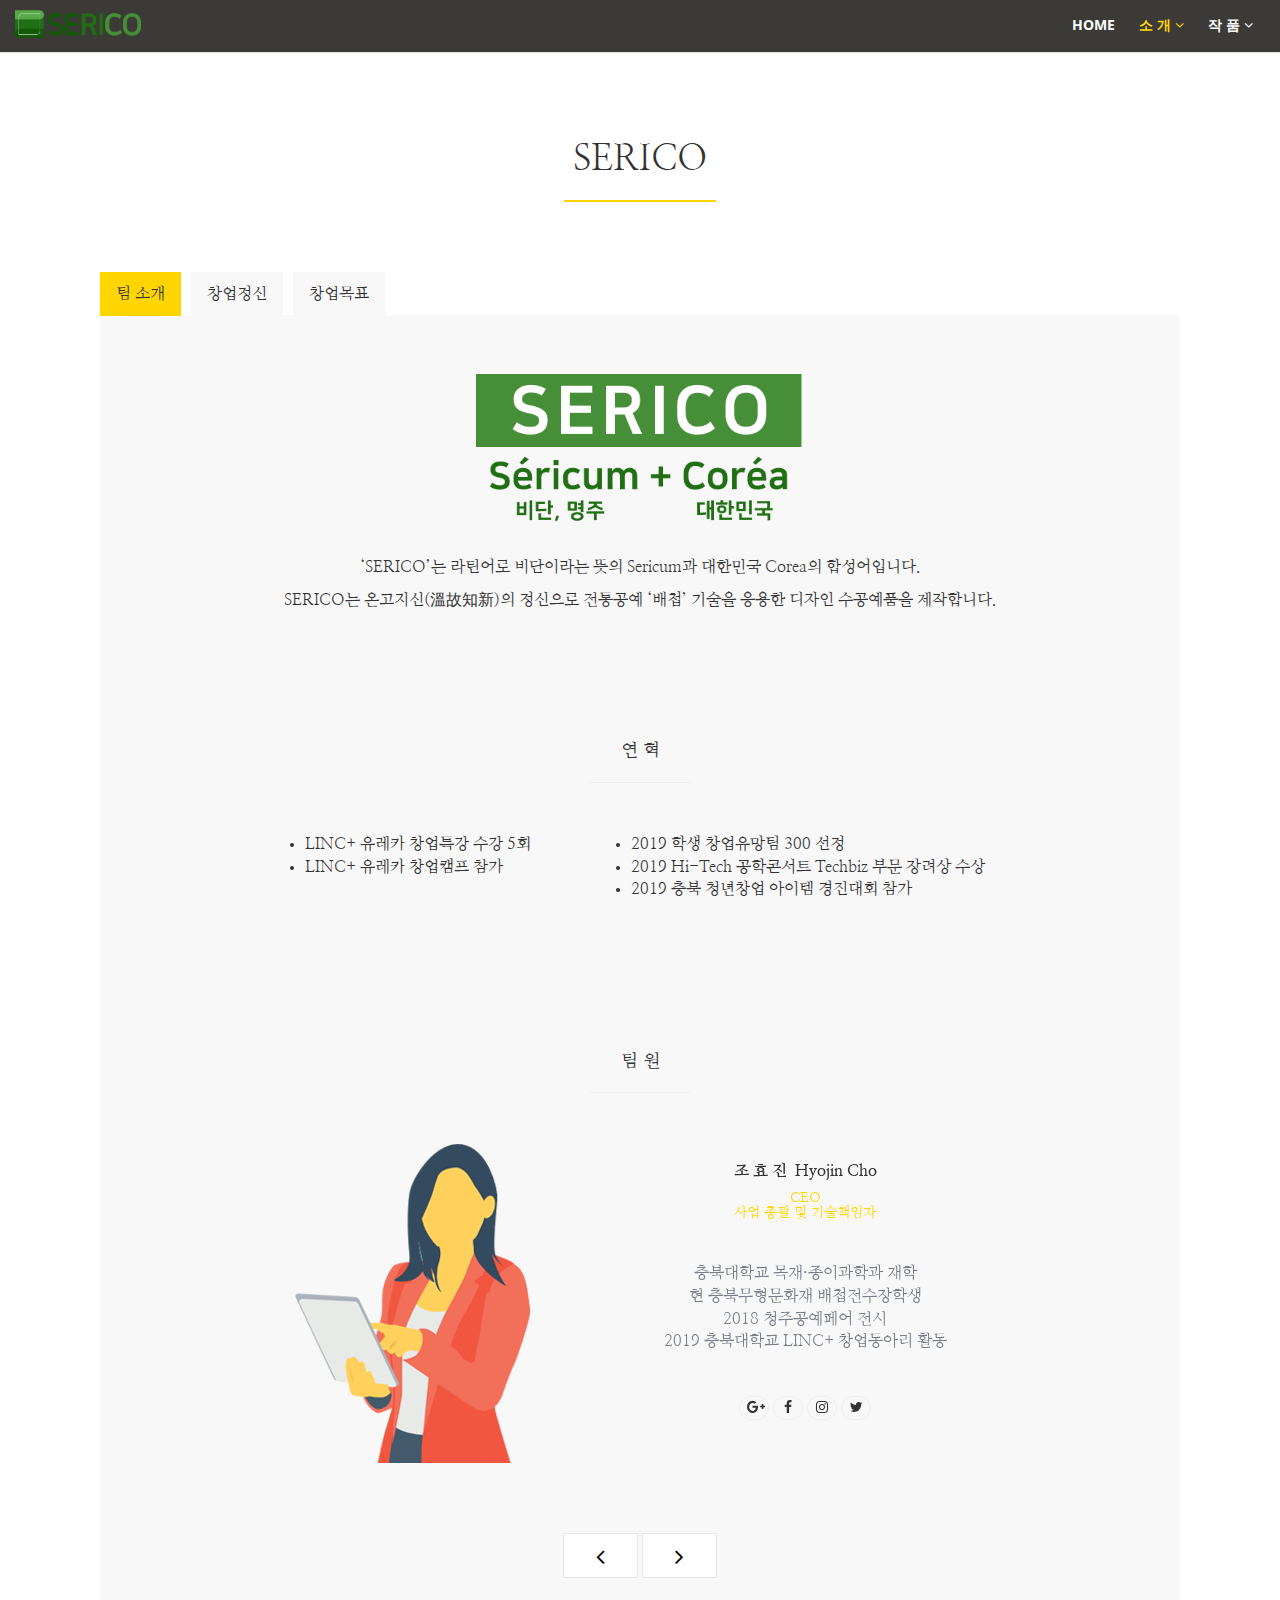
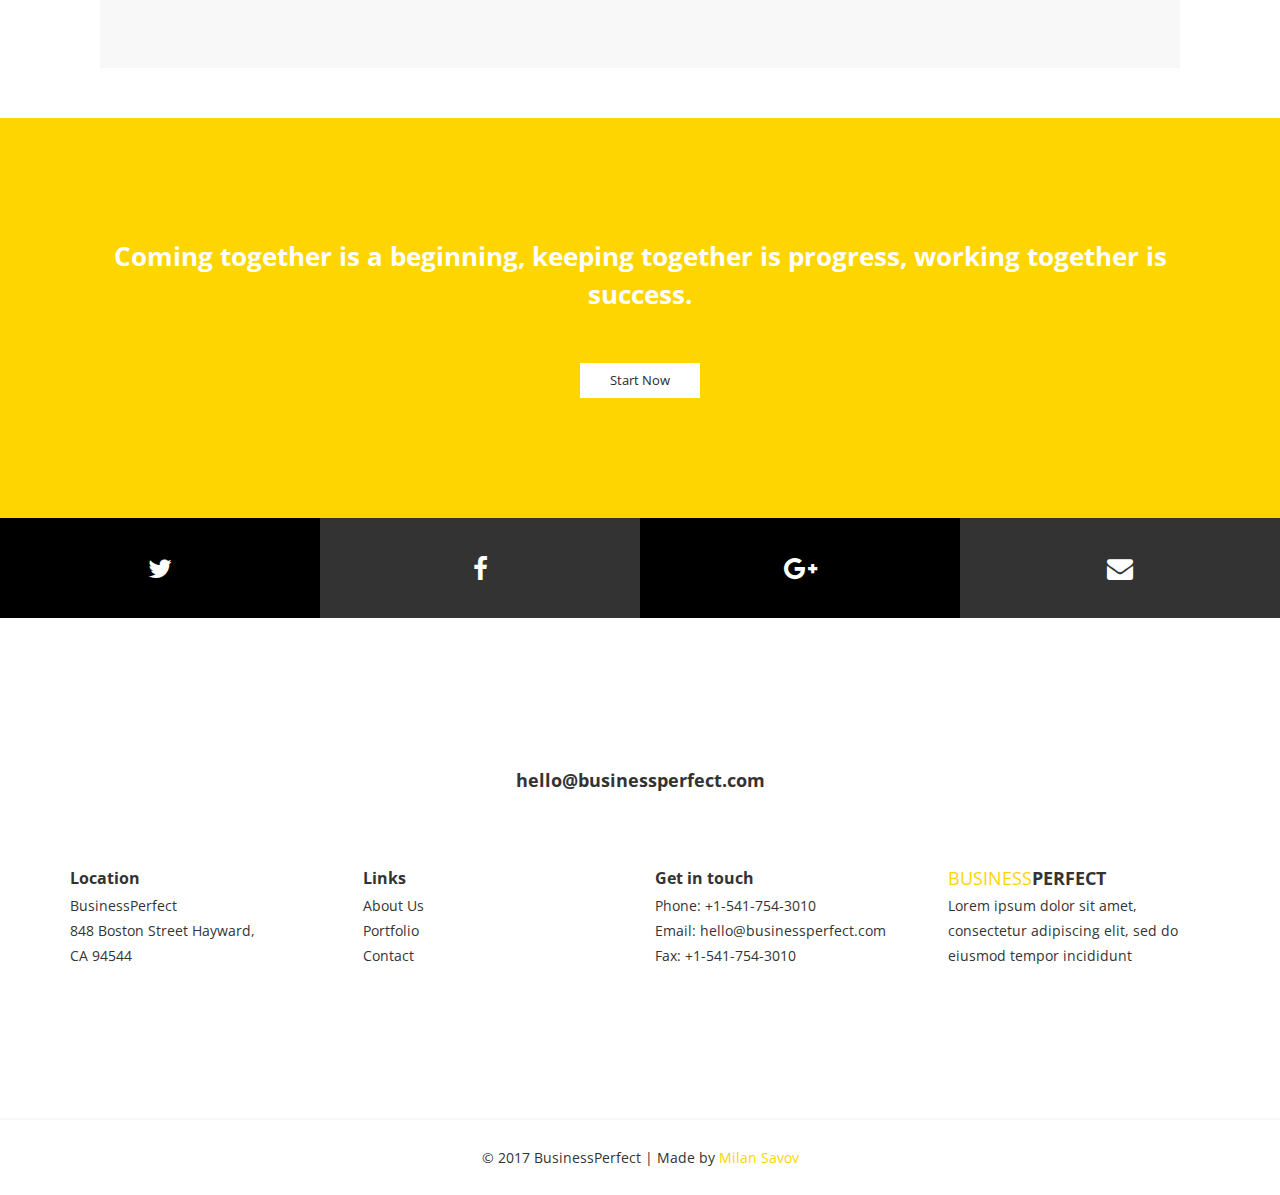
<file: SERICO PROJECT/WebContent/SERICO/about-serico.html>
<!DOCTYPE html>
<html>
<head>
<!-- Basic Page Needs
    ================================================== -->
<meta http-equiv="Content-Type" content="text/html; charset=utf-8">
<meta http-equiv="X-UA-Compatible" content="IE=edge">

<title>SERICO | 소개 - SERICO</title>

<meta name="description"
	content="BusinessPerfect - Freebie HTML/CSS template based on Bootstrap">
<meta name="author" content="Milan Savov">
<meta name="keywords"
	content="html, css, twitter bootstrap, javascript, jquery, responsive">

<!-- Mobile Specific Metas
    ================================================== -->
<meta name="viewport"
	content="width=device-width, minimum-scale=1.0, maximum-scale=1.0">
<meta name="apple-mobile-web-app-capable" content="yes">

<!-- Fonts -->
<link
	href='http://fonts.googleapis.com/css?family=Open+Sans:400,300,600,700'
	rel='stylesheet' type='text/css'>
<link rel="stylesheet"
	href="http://cdnjs.cloudflare.com/ajax/libs/font-awesome/4.4.0/css/font-awesome.min.css">
<link
	href="https://fonts.googleapis.com/css?family=Nanum+Myeongjo:400,700,800&display=swap&subset=korean"
	rel="stylesheet">

<!-- Favicon
    ================================================== -->
<link rel="apple-touch-icon" sizes="180x180"
	href="../assets/img/apple-touch-icon.png">
<link rel="icon" type="image/png" sizes="16x16"
	href="../assets/img/logo-simbol.png">

<!-- Stylesheets
    ================================================== -->
<!-- Bootstrap core CSS -->
<link href="../assets/css/bootstrap.min.css" rel="stylesheet">

<!-- Custom styles for this template -->
<link href="../assets/css/style.css" rel="stylesheet">
<link href="../assets/css/responsive.css" rel="stylesheet">
<link href="../assets/css/colors.css" rel="stylesheet">
<link href="../assets/css/new.css" rel="stylesheet">

<!-- HTML5 shim and Respond.js IE8 support of HTML5 elements and media queries -->
<!--[if lt IE 9]>
    <script src="https://oss.maxcdn.com/libs/html5shiv/3.7.0/html5shiv.js"></script>
    <script src="https://oss.maxcdn.com/libs/respond.js/1.4.2/respond.min.js"></script>
    <![endif]-->
</head>

<body id="portfolio">

	<header id="masthead" class="site-header site-header-fill">

		<nav id="primary-navigation" class="site-navigation">

			<div class="container-fluid">

				<div class="navbar-header">

					<a href="index.html"> <img src="../assets/img/serico-logo.png"
						class="header-logo">
					</a>

				</div>
				<!-- /.navbar-header -->

				<div class="main-menu" id="perfect-navbar-collapse">

					<ul class="nav navbar-nav navbar-right">

						<li><a href="index.html">Home</a></li>

						<li class="dropdown active"><a href="about-serico.html"
							class="dropdown-toggle" data-toggle="dropdown"
							aria-expanded="false">소 개 <i
								class="fa fa-angle-down hidden-xs" aria-hidden="true"></i></a>
							<ul class="dropdown-menu">
								<li class="active"><a href="about-serico.html">SERICO</a></li>
								<li><a href="about-baecheob.html">전통공예 배첩</a></li>
								<li><a href="about-ci.html">CI 소개</a></li>
							</ul></li>

						<li class="dropdown"><a href="portfolio.html"
							class="dropdown-toggle" data-toggle="dropdown"
							aria-expanded="false">작 품 <i
								class="fa fa-angle-down hidden-xs" aria-hidden="true"></i></a>
							<ul class="dropdown-menu">
								<li><a href="portfolio-item.html">Item</a></li>
							</ul></li>

					</ul>
					<!-- /.navbar-nav -->

				</div>
				<!-- /.navbar-collapse -->

			</div>

		</nav>
		<!-- /.site-navigation -->

	</header>
	<!-- /#masthead -->

	<main id="main" class="site-main">

	<section class="site-section section-clients-2">

		<div class="container text-center">

			<h1 class="intro-title">SERICO</h1>
			<hr class="ci-hr">

		</div>

	</section>

	<section class="section-quote text-center container">

		<div class="intro-part">

			<ul class="nav nav-tabs tab-style" role="tablist">
				<li class="active"><a aria-expanded="true" href="#htab1"
					role="tab" data-toggle="tab">팀 소개</a></li>
				<li class=""><a aria-expanded="false" href="#htab2" role="tab"
					data-toggle="tab">창업정신</a></li>
				<li class=""><a aria-expanded="false" href="#htab3" role="tab"
					data-toggle="tab">창업목표</a></li>
			</ul>
			<!-- /.nav-tabs -->

			<div class="tab-content">

				<div class="tab-pane fade active in" id="htab1">
					<img src="../assets/img/serico-text.png"
						style="width: 350px; padding: 20px 0;">
					<p>‘SERICO’는 라틴어로 비단이라는 뜻의 Sericum과 대한민국 Corea의 합성어입니다.</p>
					<p>SERICO는 온고지신(溫故知新)의 정신으로 전통공예 ‘배첩’ 기술을 응용한 디자인 수공예품을 제작합니다.</p>
					
					<div class="history-section">
						
					<h4>연 혁</h4>
					<hr style="width:100px; padding-bottom:30px">
					
						<div class="team-history">
							<ul>
								<li>LINC+ 유레카 창업특강 수강 5회</li>
								<li>LINC+ 유레카 창업캠프 참가</li>
							</ul>
						</div>
						<div class="team-history">
							<ul>
								<li>2019 학생 창업유망팀 300 선정</li>
								<li>2019 Hi-Tech 공학콘서트 Techbiz 부문 장려상 수상</li>
								<li>2019 충북 청년창업 아이템 경진대회 참가</li>
							</ul>
						</div>
					</div>

					<section class="site-section-small section-team">

						<div style="padding: 0 150px 0 150px;">
							<div class="carousel carousel-sync one-slide-slider slide" id="oneSlideSlider">
								<h4>팀 원</h4>
								<hr style="width:100px; padding-bottom:30px">
								<div class="carousel-inner">
									<div class="item active">
										<div class="col-sm-12">
											<div class="team-member">
												<div class="team-member-img">
													<img class="img-carousel" src="../assets/img/member-1.png" alt="">
												</div>
												<!-- /.team-member-img -->
												<div class="team-member-info">
													<h4 class="team-member-name">조 효 진&nbsp;&nbsp;Hyojin Cho</h4>
													<h5 class="team-member-position">CEO<br>사업 총괄 및 기술책임자</h5>
													<p class="team-member-text">
													충북대학교 목재·종이과학과 재학<br>
													현 충북무형문화재 배첩전수장학생<br>
													2018 청주공예페어 전시<br>
													2019 충북대학교 LINC+ 창업동아리 활동<br></p>
													<div class="social-links">
														<a class="google-plus-bg" href="#"><i class="fa fa-google-plus"></i></a>
														<a class="facebook-bg" href="#"><i class="fa fa-facebook"></i></a>
														<a class="instagram-bg" href="https://www.instagram.com/chohyoso_fingertip/?hl=ko">
														<i class="fa fa-instagram"></i></a>
														<a class="twitter-bg" href="#"><i class="fa fa-twitter"></i></a>
													</div>
													<!-- /.social-links -->
												</div>
												<!-- /.team-member-info -->
											</div>
											<!-- /.team-member -->
										</div>
									</div>
									<!-- /.item -->
									<div class="item">
										<div class="col-sm-12">
											<div class="team-member">
												<div class="team-member-img">
													<img class="img-carousel" src="../assets/img/member-2.png"
														alt="">
												</div>
												<!-- /.team-member-img -->
												<div class="team-member-info">
													<h4 class="team-member-name">박 종 현&nbsp;&nbsp;Jonghyeon Park</h4>
													<h5 class="team-member-position">CMO<br>마케팅 총괄 경영자</h5>
													<p class="team-member-text">
													충북대학교 경영학부 재학<br>
													캐주얼펍 폼프리츠 매니저 2년 근무 경력<br>
													2019 충북대학교 LINC+ 창업동아리 활동<br></p>
													<div class="social-links">
														<a class="google-plus-bg" href="#"><i class="fa fa-google-plus"></i></a>
														<a class="facebook-bg" href="#"><i class="fa fa-facebook"></i></a>
														<a class="instagram-bg" href="#"><i class="fa fa-instagram"></i></a>
														<a class="twitter-bg" href="#"><i class="fa fa-twitter"></i></a>
													</div>
													<!-- /.social-links -->
												</div>
												<!-- /.team-member-info -->
											</div>
											<!-- /.team-member -->
										</div>
									</div>
									<!-- /.item -->
									<div class="item">
										<div class="col-sm-12">
											<div class="team-member">
												<div class="team-member-img">
													<img class="img-carousel" src="../assets/img/member-3.png"
														alt="">
												</div>
												<!-- /.team-member-img -->
												<div class="team-member-info">
													<h4 class="team-member-name">윤 송 희&nbsp;&nbsp;Songhui Yun</h4>
													<h5 class="team-member-position">CIO<br>브랜드디자인 및 IT전략 책임자</h5>
													<p class="team-member-text">
													충북대학교 소프트웨어학과 재학<br>
													2017 지역선도콘텐츠 SW동아리 경진대회 장려상 수상<br>
													2018 OSS Project Presentation Best Award 2nd Place<br>
													2019 충북대학교 LINC+ 창업동아리 활동<br></p>
													<div class="social-links">
														<a class="google-plus-bg" href="#"><i class="fa fa-google-plus"></i></a>
														<a class="facebook-bg" href="#"><i class="fa fa-facebook"></i></a>
														<a class="instagram-bg" href="https://www.instagram.com/____5ong2._/?hl=ko">
														<i class="fa fa-instagram"></i></a>
														<a class="twitter-bg" href="#"><i class="fa fa-twitter"></i></a>
													</div>
													<!-- /.social-links -->
												</div>
												<!-- /.team-member-info -->
											</div>
											<!-- /.team-member -->
										</div>
									</div>
									<!-- /.item -->
								</div>
								<!-- /.carousel-inner -->
							</div>
							<!-- /.carousel -->
						</div>

						<div class="col-md-8 col-md-offset-2 hidden-xs"
							style="display: none;">
							<div
								class="carousel carousel-sync four-slides-slider multi-item-carousel slide"
								data-interval="false" id="fourSlidesSlider">
								<div class="carousel-inner">
									<div class="item active">
										<div class="col-sm-4 col-md-3"></div>
									</div>
									<!-- /.item -->
									<div class="item">
										<div class="col-sm-4 col-md-3"></div>
									</div>
									<!-- /.item -->
									<div class="item">
										<div class="col-sm-4 col-md-3"></div>
									</div>
									<!-- /.item -->
								</div>
								<!-- /.carousel-inner -->
							</div>
							<!-- /.multi-item-carousel -->
						</div>

						<div class="col-md-12">

							<div class="multi-item-controls text-center">

								<a href="#fourSlidesSlider"
									class="left btn btn-gray-border carousel-control"
									data-slide="prev"> <i class="fa fa-angle-left"
									aria-hidden="true"></i>
								</a> <a href="#fourSlidesSlider"
									class="right btn btn-gray-border carousel-control"
									data-slide="next"> <i class="fa fa-angle-right"
									aria-hidden="true"></i>
								</a>

							</div>
							<!-- /.multi-item-controls -->

						</div>

					</section>
				</div>


				<div class="tab-pane fade" id="htab2">
					<p>온고지신은 옛 것을 익히고 새 것을 안다는 뜻으로 옛 것으로부터 현실을 이롭게 할 수 있는 새로운 것을 찾아 이해하여야</p>
					<p>비로소 스승이 될 자격을 얻는다는 의미입니다.</p> 
					<p>저희는 옛 것인 전통공예 ‘배첩’ 기술을 통해 새로운 생각으로 ‘전통문화 발전’에 기여하고자 합니다.</p>
				</div>
				<!-- /.tab-pane -->

				<div class="tab-pane fade" id="htab3">
					<p>SERICO는 전통공예시장의 문제점을 극복할 전통공예 제품군을 제안하고자 합니다. 저희가 선택한 ‘배첩’이라는 전통공예는 본래 전통 서화(그림, 서예등의 작품) 처리기법으로 한지와 비단을 주재료로 다루며,
					 그 원형이 다른 전통공예에 비해 다양하고, 응용이 쉽습니다. 배첩 중에서 ‘함’ 과 ‘포갑’이라는 원형을 선택하여 현대 생활에 맞는 실용 중접적 아이템으로 개발하고 합리적인 가격의 시장을 개척하고자 합니다. 
					‘배첩’이라는 전통공예 자체 시장을 형성 하므로써 국가 및 전통문화공예 산업에 새로운 모델과 방향을 제시하고 전통기술의 소실을 최소화 하며 현대의 시대에서 상생할 수 있는 방안을 찾아내고자 합니다.</p>
				</div>
				<!-- /.tab-pane  -->

			</div>
			<!-- /.tab-content -->

		</div>

	</section>
	<!-- /.section-quote -->

	<section
		class="site-section-small section-work-with-us yellow-bg text-center">

		<div class="container">

			<p class="section-title-small white-text mb-50">Coming together
				is a beginning, keeping together is progress, working together is
				success.</p>
			<!-- /.section-title-small -->

			<a class="btn" href="#">Start Now</a>

		</div>

	</section>
	<!-- /.section-work-with-us -->

	<section class="social-networks">

		<div class="container-fluid">

			<div class="row">

				<a class="white-text black-bg twitter-bg" href="#"><i
					class="fa fa-twitter" aria-hidden="true"></i></a> <a
					class="white-text gray-bg facebook-bg" href="#"><i
					class="fa fa-facebook" aria-hidden="true"></i></a> <a
					class="white-text black-bg google-plus-bg" href="#"><i
					class="fa fa-google-plus" aria-hidden="true"></i></a> <a
					class="white-text gray-bg message-bg" href="#"><i
					class="fa fa-envelope" aria-hidden="true"></i></a>

			</div>

		</div>
		<!-- /.container-fluid -->

	</section>
	<!-- /.social-networks --> </main>
	<!-- /.site-main -->

	<footer id="colophon" class="site-footer">

		<div class="container">

			<div class="email">
				<a href="mailto:hello@businessperfect.com">hello@businessperfect.com</a>
			</div>
			<!-- /.email -->

			<div class="row">

				<div class="col-md-3 col-xs-6">

					<div class="mb-xs-20">
						<a href="index.html" class="site-title yellow-text">Business<span>Perfect</span></a>
						<p class="mb-0">Lorem ipsum dolor sit amet, consectetur
							adipiscing elit, sed do eiusmod tempor incididunt</p>
					</div>

				</div>

				<div class="col-md-3 col-xs-6">

					<div class="mb-xs-20">
						<h4 class="small-title">Get in touch</h4>
						<ul class="list-unstyled">
							<li>Phone: <a href="tel:+15417543010">+1-541-754-3010</a></li>
							<li>Email: <a href="mailto:hello@businessperfect.com">hello@businessperfect.com</a></li>
							<li>Fax: <a href="tel:+15417543010">+1-541-754-3010</a></li>
						</ul>
						<!-- /.list-unstyled -->
					</div>

				</div>

				<div class="col-md-3 col-xs-6">

					<div class="mb-xs-20">
						<h4 class="small-title">Links</h4>
						<ul class="list-unstyled">
							<li><a href="about-us.html">About Us</a></li>
							<li><a href="portfolio.html">Portfolio</a></li>
							<li><a href="contact.html">Contact</a></li>
						</ul>
						<!-- /.list-unstyled -->
					</div>

				</div>

				<div class="col-md-3 col-xs-6">

					<div class="mb-xs-20">
						<h4 class="small-title">Location</h4>
						<ul class="list-unstyled">
							<li>BusinessPerfect</li>
							<li>848 Boston Street Hayward,</li>
							<li>CA 94544</li>
						</ul>
						<!-- /.list-unstyled -->
					</div>

				</div>

			</div>

		</div>

		<div class="copyright">
			<p>
				&copy; 2017 BusinessPerfect | Made by <a
					href="http://milansavov.com/" class="yellow-text">Milan Savov</a>
			</p>
		</div>
		<!-- /.copyright -->

	</footer>
	<!-- /.site-footer -->

	<!-- Bootstrap core JavaScript
    ================================================== -->
	<!-- Placed at the end of the document so the pages load faster -->
	<script
		src="https://ajax.googleapis.com/ajax/libs/jquery/3.1.1/jquery.min.js"></script>
	<script src="../assets/js/bootstrap.min.js"></script>
	<script src="../assets/js/jquery.slicknav.min.js"></script>
	<script src="../assets/js/slick.min.js"></script>
	<script src="../assets/js/touchswipe.min.js"></script>
	<script src="../assets/js/skrollr.min.js"></script>
	<script src="../assets/js/jquery.countTo.min.js"></script>
	<script src="../assets/js/script.js"></script>

</body>
</html>
</file>
<file: SERICO PROJECT/WebContent/assets/css/responsive.css>
/*==========  Non-Mobile First Method  ==========*/

/* Large Devices, Wide Screens */
@media only screen and (min-width : 1199px) {
	/*
	 * PORTFOLIO
	 */
	 .grid-sizer, 
	 .col-lg-fifth {
    	width: 20%;
	}
}

@media only screen and (max-width : 1199px) {
	/* HERO
	=====================================*/
	.hero-text h1 {
	 	font-size: 50px;
	}

	/* Section: we-are-creative */
	.project-content {
		padding: 0 15px 0 50px;
	}

}

@media all and (min-width: 991px) {

	/* Section: Works three slides slider */
	.three-slides-slider.multi-item-carousel .carousel-inner > .active.left,
	.three-slides-slider.multi-item-carousel .carousel-inner > .prev {
		left: -33.33333333%;
	}

	.three-slides-slider.multi-item-carousel .carousel-inner > .active.right,
	.three-slides-slider.multi-item-carousel .carousel-inner > .next {
		left: 33.33333333%;
	}

	.three-slides-slider.multi-item-carousel .carousel-inner > .left,
	.three-slides-slider.multi-item-carousel .carousel-inner > .prev.right,
	.three-slides-slider.multi-item-carousel .carousel-inner > .active {
		left: 0;
	}

	.three-slides-slider.multi-item-carousel .carousel-inner .cloneditem-1,
	.three-slides-slider.multi-item-carousel .carousel-inner .cloneditem-2 {
		display: block;
	}

	/* Section: Team four slides slider */
	.four-slides-slider.multi-item-carousel .carousel-inner > .active.left,
	.four-slides-slider.multi-item-carousel .carousel-inner > .prev {
		left: -25%;
	}

	.four-slides-slider.multi-item-carousel .carousel-inner > .active.right,
	.four-slides-slider.multi-item-carousel .carousel-inner > .next {
		left: 25%;
	}

	.four-slides-slider.multi-item-carousel .carousel-inner > .left,
	.four-slides-slider.multi-item-carousel .carousel-inner > .prev.right,
	.four-slides-slider.multi-item-carousel .carousel-inner > .active {
		left: 0;
	}

	.four-slides-slider.multi-item-carousel .carousel-inner .cloneditem-1,
	.four-slides-slider.multi-item-carousel .carousel-inner .cloneditem-2,
	.four-slides-slider.multi-item-carousel .carousel-inner .cloneditem-3 {
		display: block;
	}

}

@media all and (min-width: 991px) and (transform-3d), all and (min-width: 991px) and (-webkit-transform-3d) {
	/* Section: Works three slides slider */
	.three-slides-slider.multi-item-carousel .carousel-inner > .item.active.right,
	.three-slides-slider.multi-item-carousel .carousel-inner > .item.next {
		-webkit-transform: translate3d(33.33333333%, 0, 0);
		        transform: translate3d(33.33333333%, 0, 0);
		left: 0;
	}
	.three-slides-slider.multi-item-carousel .carousel-inner > .item.active.left,
	.three-slides-slider.multi-item-carousel .carousel-inner > .item.prev {
		-webkit-transform: translate3d(-33.33333333%, 0, 0);
		        transform: translate3d(-33.33333333%, 0, 0);
		left: 0;
	}
	.three-slides-slider.multi-item-carousel .carousel-inner > .item.left,
	.three-slides-slider.multi-item-carousel .carousel-inner > .item.prev.right,
	.three-slides-slider.multi-item-carousel .carousel-inner > .item.active {
		-webkit-transform: translate3d(0, 0, 0);
		        transform: translate3d(0, 0, 0);
		left: 0;
	}

	/* Section: Team four slides slider */
	.four-slides-slider.multi-item-carousel .carousel-inner > .item.active.right,
	.four-slides-slider.multi-item-carousel .carousel-inner > .item.next {
		-webkit-transform: translate3d(25%, 0, 0);
		        transform: translate3d(25%, 0, 0);
		left: 0;
	}
	.four-slides-slider.multi-item-carousel .carousel-inner > .item.active.left,
	.four-slides-slider.multi-item-carousel .carousel-inner > .item.prev {
		-webkit-transform: translate3d(-25%, 0, 0);
		        transform: translate3d(-25%, 0, 0);
		left: 0;
	}
	.four-slides-slider.multi-item-carousel .carousel-inner > .item.left,
	.four-slides-slider.multi-item-carousel .carousel-inner > .item.prev.right,
	.four-slides-slider.multi-item-carousel .carousel-inner > .item.active {
		-webkit-transform: translate3d(0, 0, 0);
		        transform: translate3d(0, 0, 0);
		left: 0;
	}

}

/* Medium Devices, Desktops */
@media only screen and (max-width : 991px) {
	.mb-sm-20 {	margin-bottom: 20px;}

	.sm-centered {
		margin: 0 auto;
	}

	.section-title-gradient-left::after {
	    margin: 0 auto;
	}

	/* HEADER
	================================================== */
	/* Site-logo */
	.site-title {
		font-size: 16px;
	}

	/* Navigation */
	.navbar-nav > li > a {
		padding: 0px 3px;
		margin: 0px 3px;
	}

	/* HERO
	================================================== */
	.hero-text h1 {
		font-size: 44px;
	}

	/* SITEMAIN
	================================================== */
	/* site-section */
	.site-section {
	    padding: 100px 0;
	}

	.site-section-small {
	    padding: 70px 0;
	}

	/* Section: Works  */
	.section-works .col-xs-6 {
		height: 300px;
	}

	.section-works .section-text {
		max-width: 100%;
	}

	.section-works .multi-item-controls {
		margin: 20px 0;
	}

	/* Section: Clients */
	.testimonial {
		padding: 20px;
	}

	.testimonial-content {
		height: 100%;
		padding: 150px 0 0 0;
		text-align: center;
		background-position: top center;
	}

	.testimonial-owner {
		position: relative;
		bottom: 0;
	}

	/* Section: Social networks */
	.social-networks .contact-icon a {
		line-height: 60px;
	}

	/* 
	 * ABOUT-US
	 */

	/* Section: we-are-creative*/
	.project-content {
		padding-left: 50px;
	}

	/* Section: clients-2 */ 
	.section-clients-2-testimonials .slick-dots {
		 bottom: -55px;
	}

	/* 
	 * BLOG
	 */
	.sidebar {
		margin-top: 40px;
	}

	/* 
	 * PORTFOLIO
	 */
	#PortfolioItemSlider {
		margin-bottom: 30px;
	}

	#PortfolioItemSlider img.img-carousel {
		height: 300px;
	}

	/* 
	 * Contact
	 */
 	.section-contact-us .site-section-small {
 		height: auto;
 	}

 	.get-in-touch {
	  	position: relative;
	  	left: 0;
	}

	.get-in-touch .section-title-gradient-left:after {
	  	margin: 0;
	} 

  	.contact-form {
  		position: relative;
  		left: 0;
  	  	max-width: 100%;
	}

	/* 
	 * Footer
	 */	
	.site-footer {
		padding-top: 100px;
	}

	.site-footer .row {
	  margin-top: 70px;
	  margin-bottom: 100px;
	}
}

@media all and (min-width: 768px) and (max-width: 990px) {
	/* Section: Works and Team three slides slider and four slides slider */
	.three-slides-slider.multi-item-carousel .carousel-inner {
	    width: 100%;
	}

	.three-slides-slider.multi-item-carousel .carousel-inner .col-sm-4 {
	    width: 33.33%;
	}

	.multi-item-carousel .carousel-inner > .active.left,
	.multi-item-carousel .carousel-inner > .prev {
		left: -33.33%;
	}

	.multi-item-carousel .carousel-inner > .active.right,
	.multi-item-carousel .carousel-inner > .next {
		left: 33.33%;
	}

	.multi-item-carousel .carousel-inner > .left,
	.multi-item-carousel .carousel-inner > .prev.right,
	.multi-item-carousel .carousel-inner > .active {
		left: 0;
	}

	.multi-item-carousel .carousel-inner .cloneditem-1,
	.multi-item-carousel .carousel-inner .cloneditem-2 {
		display: block;
	}
}

@media all and (min-width: 768px) and (max-width: 990px) and (transform-3d), all and (min-width: 768px) and (max-width: 990px) and (-webkit-transform-3d) {
	/* Section: Works and Team three slides slider and four slides slider */
	.multi-item-carousel .carousel-inner > .item.active.right,
	.multi-item-carousel .carousel-inner > .item.next {
		-webkit-transform: translate3d(33.33%, 0, 0);
		        transform: translate3d(33.33%, 0, 0);
		left: 0;
	}
	.multi-item-carousel .carousel-inner > .item.active.left,
	.multi-item-carousel .carousel-inner > .item.prev {
		-webkit-transform: translate3d(-33.33%, 0, 0);
		        transform: translate3d(-33.33%, 0, 0);
		left: 0;
	}
	.multi-item-carousel .carousel-inner > .item.left,
	.multi-item-carousel .carousel-inner > .item.prev.right,
	.multi-item-carousel .carousel-inner > .item.active {
		-webkit-transform: translate3d(0, 0, 0);
		        transform: translate3d(0, 0, 0);
		left: 0;
	}

}

/* Small Devices, Tablets */
@media only screen and (max-width : 767px) {
	.mb-xs-20 {margin-bottom: 20px;}
	.mb-120 {margin-bottom: 90px!important;}
	.mt-xs-15 {margin-top: 15px;}
	.pb-80 {padding-bottom: 40px!important;}

	.serif-text {
		font-size: 20px;
	}

	/* Tabs */
	.nav-tabs {
		background-color: #eaeaea;
		border-bottom: none!important;
	}

	.nav-tabs > li {
		float: none;
	}

	.nav-tabs.tab-style > li + li {
		margin-left: 0;
	}

	.nav-tabs.tab-style > li > a {
		border-bottom-color: #f5f5f5;
	}

	.nav-tabs.tab-style > li > a:hover {
		border-bottom-color: #ffd500;   
	}

	.nav-tabs.tab-style > li:nth-child(2) > a {
		margin: 1px 0;
	}
	
	/* Pagination */
	.pagination > li > a {
		padding: 10px 10px;
	}

	/* HEADER
	================================================== */
	/* Navigation */

	.site-title {
		font-size: 17px;
	}

	.site-title a {
		position: relative;	
		line-height: 30px;
	}

	.navbar-header .site-title {
		padding-left: 15px;
	}

	.main-menu {
		display: none;
	}

	.slicknav_menu,
	.slicknav_item {
		position: relative;
		z-index: 9999;
	}

	.slicknav_btn {
		position: fixed;
		top: 13px;
		right: 0;
		margin: 0 15px 0 0;
		padding: 5px;
		z-index: 9999;
	}

	.act .slicknav_btn {
		height: 22px;
	}

	.slicknav_icon-bar {
		height: 2px;
		width: 22px;
		display: block;
		background-color: #fff;
		-webkit-transition: all 0.3s;
		-moz-transition: all 0.3s;
		-ms-transition: all 0.3s;
		-o-transition: all 0.3s;
		transition: all 0.3s;
	}

	.slicknav_icon-bar + .slicknav_icon-bar {
		margin-top: 4px;
	}

	.act .slicknav_icon-bar:first-child, 
	.act .slicknav_icon-bar:last-child  { 
		position: absolute;
		top: 10px;
		height: 3px;
	}

	.act .slicknav_icon-bar:first-child {
		-webkit-transform: rotate(45deg);
		-moz-transform: rotate(45deg);
		-ms-transform: rotate(45deg);
		-o-transform: rotate(45deg);
		transform: rotate(45deg);
	}

	.act .slicknav_icon-bar:last-child  {
		-webkit-transform: rotate(-45deg);
		-moz-transform: rotate(-45deg);
		-ms-transform: rotate(-45deg);
		-o-transform: rotate(-45deg);
		transform: rotate(-45deg);
	}

	.act .slicknav_icon-bar:nth-child(2) {
		opacity: 0;
	}

	.act .slicknav_icon-bar + .slicknav_icon-bar  {
  		margin-top: 0px;
	}

	.slicknav_nav {
		background-color: rgba(0,0,0,0.8);
		padding-left: 0;
		list-style: none;
		position: fixed;
		left: 0;
		top: 0;
		z-index: 100;
		height: 100%;
		width: 100%;
		overflow-y: scroll;
		text-align: center;
		-webkit-transition: all 500ms cubic-bezier(0.68, -0.55, 0.265, 1.55);
		transition: all 500ms cubic-bezier(0.68, -0.55, 0.265, 1.55);
		-webkit-transform: scale(0);
		      transform: scale(0);
	}

	.act .slicknav_nav {
		-webkit-transform: scale(1);
		transform: scale(1);
	}

	.slicknav_nav > li:first-child {
		margin-top: 60px;
	}

	.slicknav_nav > li:last-child {
		margin-bottom: 60px;
	}

	.slicknav_nav > li {
		padding: 5px 0;
		-webkit-transition: all 400ms 510ms;
		transition: all 400ms 510ms;
		opacity: 0;
	}

	.slicknav_nav > li:nth-child(odd) {
		-webkit-transform: translateX(30%);
		      transform: translateX(30%);
	}

	.slicknav_nav > li:nth-child(even) {
		-webkit-transform: translateX(-30%);
		      transform: translateX(-30%);
	}

	.act .slicknav_nav > li {
		opacity: 1;
		-webkit-transform: translateX(0);
		      transform: translateX(0);
	}

	.slicknav_nav > li a {
		display: inline-block;
		color: #fff;
		font-size: 14px;
	}

	.slicknav_arrow {
		position: absolute;
		right: -30px;
		bottom: 0;
		padding: 0 8px;
	}

	.slicknav_nav ul.dropdown-menu {
		display: none;
		position: relative;
		visibility: visible;
		opacity: 1;
	}

	.dropdown-menu {
		position: static;
		float: none;
		width: auto;
		margin-top: 0;
		background-color: transparent;
		border: 0;
		-webkit-box-shadow: none;
		box-shadow: none;
		transition: none;
		-moz-transition: none;
		-webkit-transition: none;
		-o-transition: none;
		-ms-transition: none;
		-webkit-transition-delay: 0s;
		transition-delay: 0s;
	}

	.dropdown-menu li {
		text-align: center;
		padding: 5px 0;
	}

	/* HERO
	================================================== */
	.hero-text h1 {
		font-size: 34px;
		max-width: 100%;
	}

	.hero-arrow a {
		font-size: 32px;
	}

	/* SITE-MAIN
	================================================== */
	.site-section ,
	.site-section-small {
		padding: 50px 0;
	}

	.section-title {
		font-size: 24px;
	}

	.section-title-big {
		font-size: 40px;
		margin: 30px 0;
	}

	.section-title-small {
		font-size: 20px;
	}

	.section-text {
		margin-bottom: 40px;
	}

	/* Section: Quote */
	.quote {
		font-size: 14px;
	} 

	/* Section: Works */ 
	.three-slides-slider.multi-item-carousel .carousel-inner {
	    width: 100%;
	}

	.three-slides-slider.multi-item-carousel .carousel-inner .col-sm-4 {
	    width: 50%;
	    max-height: 300px;
	}

	.three-slides-slider.multi-item-carousel .carousel-inner > .active.left,
	.three-slides-slider.multi-item-carousel .carousel-inner > .prev {
	    left: -50%;
	  }
	.three-slides-slider.multi-item-carousel .carousel-inner > .active.right,
	.three-slides-slider.multi-item-carousel .carousel-inner > .next {
	    left: 50%;
	  }
	.three-slides-slider.multi-item-carousel .carousel-inner > .left,
	.three-slides-slider.multi-item-carousel .carousel-inner > .prev.right,
	.three-slides-slider.multi-item-carousel .carousel-inner > .active {
	    left: 0;
	  }
	.three-slides-slider.multi-item-carousel .carousel-inner .cloneditem-1 {
	    display: block;
	  }

	/* Section: Service */
	.service-title {
		margin-bottom: 15px;
	}

	/* Section: Team */
	.team-member {
		background-position: top center;
	}

	.team-member-img {
		float: none;
		margin: 0 auto;
	}

	.team-member-info {
		padding: 20px 0 5px 0;
		text-align: center;
	}

	.team-member-text {
		margin: 20px 0;
	}

	.multi-item-controls {
		margin: 30px 0;
	}

	.one-slide-slider {
		margin-bottom: 40px;
	}

	/* Section: Counter */
	.counter {
		font-size: 42px;
	}

	.counter-line {
		padding: 15px 0;
	}

	.section-clients .slick-dots {
		top: -70px;
	}

	/* Section: Social networks */ 
	.social-networks a {
		width: 50%;
		line-height: 70px;
		font-size: 20px;
	}

	.social-networks .twitter-bg {
		background-color: #292a2c;
	}

	.social-networks .facebook-bg {
		background-color: #1d1d1d;
	}

	/* 
	 * ABOUT-US
	 */

	/* Section: we-are-creative*/
	.section-we-are-creative .col-sm-6 {
		height: 400px;
	}

	.project-content {
		padding: 40px 15px;
	}

	.project-content h2,
	.project-content p {
		max-width: 100%;
	}

	/* Section: clients-2-testimonials*/
	.section-clients-2-testimonials .slick-dots {
		bottom: -50px;
	}

	.section-clients-2-testimonials {
		margin-bottom: 30px;
	}

	.section-clients-2 .testimonial-content > p {
	  font-size: 16px;
	}

	/* 
	 * PORTFOLIO
	 */
	.portfolio-sorting li:nth-child(-n+3){
		margin-bottom: 5px;
	}

	 /* 
	 * Blog post
	 */
	 .post-img {
	 	max-height: 250px;
	 }

	/* 
	 * Contact
	 */

  	.contact-form {
		padding: 0;
	}

	.get-in-touch .small-title {
		font-size: 14px;
	}

	/* Footer 
	================================================== */
	.site-footer {
		padding-top: 40px;
	}

	.site-footer .row {
	  margin-top: 40px;
	  margin-bottom: 40px;
	}

	.site-footer  {
		font-size: 12px;
	}

}

@media all and (max-width: 767px) and (transform-3d), all and (max-width: 767px) and (-webkit-transform-3d) {
  	/* Section: Works three slides slider */
  	.three-slides-slider.multi-item-carousel .carousel-inner > .item.active.right,
  	.three-slides-slider.multi-item-carousel .carousel-inner > .item.next {
	    -webkit-transform: translate3d(50%, 0, 0);
	            transform: translate3d(50%, 0, 0);
	    left: 0;
  }
  	.three-slides-slider.multi-item-carousel .carousel-inner > .item.active.left,
  	.three-slides-slider.multi-item-carousel .carousel-inner > .item.prev {
	    -webkit-transform: translate3d(-50%, 0, 0);
	            transform: translate3d(-50%, 0, 0);
	    left: 0;
  }
  	.three-slides-slider.multi-item-carousel .carousel-inner > .item.left,
  	.three-slides-slider.multi-item-carousel .carousel-inner > .item.prev.right,
  	.three-slides-slider.multi-item-carousel .carousel-inner > .item.active {
	    -webkit-transform: translate3d(0, 0, 0);
	            transform: translate3d(0, 0, 0);
	    left: 0;
  }
}

@media only screen and (max-width : 767px) and (min-width: 480px) {
	/* SITE-MAIN
	================================================== */

	/* Section: Counter */
	.counter-line:nth-child(-n+2) {
		padding-top: 0;
		margin-bottom: 20px;
	}

	.counter-line:nth-child(n+3) {
		padding-bottom: 0;
	}

}

/* Extra Small Devices, Phones */ 
@media only screen and (max-width : 479px) {
	.mb-xs-20 {	margin-bottom: 20px;}

	/* HERO
	================================================== */
	.hero-text h1 {
		max-width: 390px;
	}

	/* SITE-MAIN
	================================================== */
	/* Section: works */ 
	.section-works .col-md-12 {
		padding: 0;
	}

	.three-slides-slider.multi-item-carousel .carousel-inner .col-sm-4 {
		padding: 0;
	}

	.three-slides-slider.multi-item-carousel .carousel-inner > .active.left,
	.three-slides-slider.multi-item-carousel .carousel-inner > .prev {
	    left: -100%;
	 }
	.three-slides-slider.multi-item-carousel .carousel-inner > .active.right,
	.three-slides-slider.multi-item-carousel .carousel-inner > .next {
	    left: 100%;
	 }
	.three-slides-slider.multi-item-carousel .carousel-inner > .left,
	.three-slides-slider.multi-item-carousel .carousel-inner > .prev.right,
	.three-slides-slider.multi-item-carousel .carousel-inner > .active {
	    left: 0;
	 }

 	.three-slides-slider.multi-item-carousel .carousel-inner .cloneditem-1 {
	    display: none;
	  }

	/* Section: Services */
	.three-slides-slider.multi-item-carousel .carousel-inner  .col-xs-6.col-sm-4,
	.section-services .col-xs-6,
	.section-counters .col-xs-6 {
		width: 100%;
	}

	.col-sm-5:last-child .service {
		margin-top: 50px;
	}

	/* Section: Counter */
	.section-counters .col-xs-6 {
		width: 100%;
	}

	.counter-line:first-child {
		padding-top: 0;
	}

	.counter-line:last-child {
		padding-bottom: 0;
	}

	.counter-line:after {
		height: 1px;
		width: 135px;
		top: 0;
		left: 50%;
		transform: translateX(-50%);
	    -webkit-transform: translateX(-50%);
	    -moz-transform: translateX(-50%);
	    -o-transform: translateX(-50%);
	    -ms-transform: translateX(-50%);
	}

	/*
	 * PORTFOLIO
	 */
	 .portfolio .col-xs-6 {
	 	width: 100%;
	 }

	/* Footer 
	================================================== */
	.site-footer .col-xs-6 {
		width: 100%;
	}

	.site-footer .col-xs-6:last-child .mb-xs-20 {
		margin-bottom: 0;
	}

}

@media all and (max-width: 479px) and (transform-3d), all and (max-width: 479px) and (-webkit-transform-3d) {
  	/* Section: works */ 
  	.three-slides-slider.multi-item-carousel .carousel-inner > .item.active.right,
  	.three-slides-slider.multi-item-carousel .carousel-inner > .item.next {
	    -webkit-transform: translate3d(100%, 0, 0);
	            transform: translate3d(100%, 0, 0);
	    left: 0;
  }
  	.three-slides-slider.multi-item-carousel .carousel-inner > .item.active.left,
  	.three-slides-slider.multi-item-carousel .carousel-inner > .item.prev {
	    -webkit-transform: translate3d(-100%, 0, 0);
	            transform: translate3d(-100%, 0, 0);
	    left: 0;
  }
  	.three-slides-slider.multi-item-carousel .carousel-inner > .item.left,
  	.three-slides-slider.multi-item-carousel .carousel-inner > .item.prev.right,
  	.three-slides-slider.multi-item-carousel .carousel-inner > .item.active {
	    -webkit-transform: translate3d(0, 0, 0);
	            transform: translate3d(0, 0, 0);
	    left: 0;
  }
}

/* Custom, iPhone Retina */ 
@media only screen and (max-width : 320px) {
    
}
</file>
<file: SERICO PROJECT/WebContent/assets/css/new.css>
.header-logo{
	height: 32px;
}

.ci-hr{
	width: 150px;
	color: #ffd500;
	border: thin solid #ffd500;
}

.logocolor{
	display:inline-block;
	width:80px;
	padding-bottom:65px;
}

.color-chart{
	display:inline-block;
}

.intro-part{
	text-align:center;
	font-family: 'Nanum Myeongjo', serif;
	font-size:16px;
	padding:0 30px 50px 30px;
}

.intro-title{
	padding-top:100px;
	font-family: 'Nanum Myeongjo', serif;
}

.history-section{
	padding : 120px 120px 100px 120px;
}

.team-history{
	text-align:left;
	float:left;
	padding:0 30px;
}
</file>
<file: SERICO PROJECT/WebContent/assets/css/style.css>
/*
* Theme Name: BusinessPerfect
* Theme URI: milansavov.com/freebies/businessperfect
* Author: Milan Savov
* Author URI: milansavov.com
* Version: 1.0
* */

/* TABLE OF CONTENT 
*
* - CUSTOM RESETS
    - Buttons
    - Forms
* - ELEMENTS
    - Tabs
    - Accordion
    - Slick Slider
* - LAYOUT
* - HEADER 
    - Site Logo
    - Navigation
* - HERO (BANNER)
* - HOMEPAGE SECTIONS
    - Quote 
    - Featured Works
    - Service 
    - Counter 
    - Team 
    - Clients 
    - Social networks 
* - PAGES
    - ABOUT-US
    - PORTFOLIO
    - PORTFOLIO ITEM
    - BLOG
    - BLOG POST
    - CONTACT
* - FOOTER
*
*/

/* CUSTOM RESETS
================================================== */
a { 
    color: #ffd500;
}

a:focus,
a:hover {
    color: #3B3A36;
    outline: 0 none;
    text-decoration: none;
}

a,
button {
    transition: all 0.25s ease-in-out;
    -moz-transition: all 0.25s ease-in-out;
    -webkit-transition: all 0.25s ease-in-out;
    -o-transition: all 0.25s ease-in-out;
    -ms-transition: all 0.25s ease-in-out;
    cursor: pointer;
}

h1, h2, h3, h4, h5, h6 {
    margin-top: 0;
}

/* 
 * Buttons 
 */
.btn {
    background-color: #fff;
    color: #292a2c;
    font-size: 13px;
    line-height: 35px;
    padding: 0 30px;
    border: 0;
    border-radius: 0;
}

.btn i {
  font-size: 20px;
}

/* btn sizes */
.btn-small {
    font-size: 12px;
    line-height: 24px;
    padding: 0 20px;
}

.btn-medium {
    font-size: 14px;
    line-height: 36px;
    padding: 0 30px;   
}

/* btn colors */
.btn-yellow {
    background-color: #ffd500; 
    color: #fff;
}

.btn-transparent {
    border:1px solid #e6e6e8;
    background: transparent;
}

.btn-yellow-transparent {
    color: #de614b;
    border: 1px solid #de614b;
}

.btn:hover,
.btn:focus {
    background-color: #d5d5d5;
    outline: none;
    box-shadow: none;
}

.btn-yellow-border {
    border: 1px solid #ffd500;
}

.btn.btn-yellow-border:hover,
.btn.btn-yellow-border:focus {
    background-color: #ffd500; 
    color: #fff; 
}

.btn-gray-border {
    border: 1px solid #d5d5d5;
}

.btn.btn-gray-border:hover,
.btn.btn-gray-border:focus {
    background-color: #d5d5d5;  
}


/* 
 * Forms 
 */

 /* Input fields */
.form-control {
    position: relative;
    height: 40px;
    width: 100%;
    padding: 10px;
    margin-bottom: 15px;
    border-radius: 0;
    box-shadow: none;
    background-color: #f9f8f8;
    border: 1px solid #f9f8f8;
    outline: 0 none transparent;
    -webkit-appearance:none;
    transition: border-color 0.25s ease-in-out;
    -moz-transition: border-color 0.25s ease-in-out;
    -webkit-transition: border-color 0.25s ease-in-out;
    -o-transition: border-color 0.25s ease-in-out;
    -ms-transition: border-color 0.25s ease-in-out;
}

textarea {
    min-height: 160px;
    resize: none;
}

.form-control:focus {
    border-color: #ffd500;
    box-shadow: none;
}

.form-horizontal a {
    display: inline-block;
}

input[type=search] + button {
    border: 0;
    background: none;
    position: absolute;
    top: 50%;
    right: 5px;
    transform: translateY(-50%);
    -moz-transform: translateY(-50%);
    -webkit-transform: translateY(-50%);
    -o-transform: translateY(-50%);
    -ms-transform: translateY(-50%);
}

input[type=search] + button:hover,
input[type=search] + button:focus {
    color: #ffd500;
}

/* Checkbox fields */
input[type=checkbox],
input[type=radio] {
    position: absolute;
    visibility: hidden;
    height: auto;
    margin-top: 0;
}

.checkbox {
    margin: 0;
} 

.checkbox + .checkbox,
.radio-btn + .radio-btn {
    margin-top: 15px;
}

.checkbox [type="checkbox"]:not(:checked) + label,
.checkbox [type="checkbox"]:checked + label {
    position: relative;
    padding-left: 30px;
    cursor: pointer;
}

.checkbox [type="checkbox"]:not(:checked) + label:before,
.checkbox [type="checkbox"]:checked + label:before {
    content: '';
    position: absolute;
    left:0; 
    width: 20px; 
    height: 20px;
    background-color: #f9f8f8;
    border: 1px solid #f9f8f8;
    box-shadow: none;
    transition: border-color .2s;
    -webkit-transition: border-color .2s;
    -ms-transition: border-color .2s;
    -o-transition: border-color .2s;
    -ms-transition: border-color .2s;
}

.checkbox [type="checkbox"]:not(:checked) + label:after,
.checkbox [type="checkbox"]:checked + label:after {
    content: '\f00c';
    font-family: 'FontAwesome';
    position: absolute;
    top: 50%;
    left: 3px;
    font-size: 15px;
    color: #ffd500;;
    transform: translateY(-50%);
    -webkit-transform: translateY(-50%);
    -ms-transform: translateY(-50%);
    -o-transform: translateY(-50%);
    -ms-transform: translateY(-50%);
      transition: opacity .2s;
    -webkit-transition: opacity .2s;
    -ms-transition: opacity .2s;
    -o-transition: opacity .2s;
    -ms-transition: opacity .2s;
}

.checkbox [type="checkbox"]:not(:checked) + label:after {
    opacity: 0;
}

.checkbox [type="checkbox"]:checked + label:after {
    opacity: 1;
}

.checkbox [type="checkbox"]:disabled:not(:checked) + label:before,
.checkbox [type="checkbox"]:disabled:checked + label:before {
    box-shadow: none;
    border-color: #bbb;
    background-color: #ddd;
}

.checkbox [type="checkbox"]:disabled:checked + label:after {
    color: #999;
}
.checkbox [type="checkbox"]:disabled + label {
    color: #aaa;
}

.checkbox [type="checkbox"]:checked:focus + label:before,
.checkbox [type="checkbox"]:not(:checked):focus + label:before {
    border: 1px dotted #ffd500;
}

.checkbox [type="checkbox"]:not(:checked) + label:hover:before,
.checkbox [type="checkbox"]:checked + label:hover:before {
    border: 1px solid #ffd500;
}

/* Radiobutton fields */
.radio-btn label {
    font-weight: 400;
}

.radio-btn [type="radio"]:not(:checked) + label,
.radio-btn [type="radio"]:checked + label {
    position: relative;
    padding-left: 30px;
    cursor: pointer;
    margin-bottom: 0;
}

.radio-btn [type="radio"]:not(:checked) + label:before,
.radio-btn [type="radio"]:checked + label:before {
    content: '';
    position: absolute;
    left:0; 
    top: 50%;
    width: 20px;
    height: 20px;
    background-color: #f9f8f8;
    border: 1px solid #f9f8f8;
    border-radius: 50px;
    box-shadow: none;
    transform: translateY(-50%);
    -webkit-transform: translateY(-50%);
    -ms-transform: translateY(-50%);
    -o-transform: translateY(-50%);
    -ms-transform: translateY(-50%);
    transition: border-color .2s;
    -webkit-transition: border-color .2s;
    -ms-transition: border-color .2s;
    -o-transition: border-color .2s;
    -ms-transition: border-color .2s;
}

.radio-btn [type="radio"]:not(:checked) + label:after,
.radio-btn [type="radio"]:checked + label:after {
    content: '';
    position: absolute;
    width: 12px;
    height: 12px;
    top: 50%;
    left: 4px;
    background-color: #ffd500;
    border-radius: 50px;
    transform: translateY(-50%);
    -webkit-transform: translateY(-50%);
    -ms-transform: translateY(-50%);
    -o-transform: translateY(-50%);
    -ms-transform: translateY(-50%);
    transition: opacity .2s;
    -webkit-transition: opacity .2s;
    -ms-transition: opacity .2s;
    -o-transition: opacity .2s;
    -ms-transition: opacity .2s;
}

.radio-btn [type="radio"]:not(:checked) + label:after {
    opacity: 0;
}
.radio-btn [type="radio"]:checked + label:after {
    opacity: 1;
}

.radio-btn [type="radio"]:disabled:not(:checked) + label:before,
.radio-btn [type="radio"]:disabled:checked + label:before {
    box-shadow: none;
    border-color: #bbb;
    background-color: #ddd;
}

.radio-btn [type="radio"]:disabled:checked + label:after {
    color: #999;
}

.radio-btn [type="radio"]:disabled + label {
    color: #aaa;
}

.radio-btn [type="radio"]:checked:focus + label:before,
.radio-btn [type="radio"]:not(:checked):focus + label:before {
    border: 1px dotted #ffd500;
}

.radio-btn [type="radio"]:checked + label:hover:before,
.radio-btn [type="radio"]:not(:checked) + label:hover:before {
    border: 1px solid #ffd500;
}

/* Selectpicker */
.selectpicker-hidden {
    display: none;
    visibility: hidden;
    padding-right: 10px;
}

.selectpicker {
    cursor: pointer;
    position: relative;
    font-size: 16px;
    width: 220px;
    height: 40px;
}

.selectpicker-styled {
    position: absolute;
    top: 0;
    right: 0;
    bottom: 0;
    left: 0;
    padding: 8px 15px;
    background-color: #f9f8f8;
    border: 1px solid #f9f8f8;    
    -moz-transition: all 0.2s ease-in;
    -o-transition: all 0.2s ease-in;
    -ms-transition: all 0.2s ease-in;
    -webkit-transition: all 0.2s ease-in;
    transition: all 0.2s ease-in;
}

.selectpicker-styled:after {
    content: "\f107";
    font-family: "FontAwesome";
    position: absolute;
    top: 50%;
    right: 10px;
    transform: translateY(-50%);
    -moz-transform: translateY(-50%);
    -webkit-transform: translateY(-50%);
    -o-transform: translateY(-50%);
    -ms-transform: translateY(-50%);
}

.selectpicker-styled:hover,
.selectpicker-styled:active, 
.selectpicker-styled.active {
    border-color: #ffd500;
}

.selectpicker-styled:active:after,
.selectpicker-styled.active:after {
    content: "\f106";
}

.selectpicker-options {
    display: none;
    position: absolute;
    top: 100%;
    right: 0;
    left: 0;
    z-index: 999;
    margin: 0;
    padding: 0;
    list-style: none;
    background-color: #f9f8f8;
}

.selectpicker-options li {
    padding: 12px 15px;
    border: 1px solid #ffd500;
    border-top: 0; 
    -moz-transition: all 0.15s ease-in;
    -o-transition: all 0.15s ease-in;
    -ms-transition: all 0.15s ease-in;
    -webkit-transition: all 0.15s ease-in;
    transition: all 0.15s ease-in;
}

.selectpicker-options li:hover {
    color: #ffd500;
    border-color: #ffd500;
}

/* ELEMENTS
================================================== */
/*  Tabs  */
.tab-style {
    border-bottom: none;
}

.tab-style + .tab-content {
    padding: 15px;
    background-color: #f9f8f8;
}

.nav-tabs.tab-style > li.active > a {
    background-color: #ffd500;
    border: 1px solid #ffd500;
}

.nav-tabs.tab-style > li > a {
    position: relative;
    color: #333333;
    margin-right: 0;
    background-color: #f9f8f8;
    border: 1px solid #f9f8f8;
    border-radius: 0;
}

.nav-tabs.tab-style > li + li {
    margin-left: 10px;
}

.nav-tabs.tab-style > li > a:hover {
    border-color: #ffd500;
}

/* Accordion */
.accordion.panel-group {
    margin-bottom: 0;
}

.accordion.panel-group .panel + .panel {
    margin-top: 0;
}

.accordion .panel {
    border: 0;
    box-shadow: none;
}

.accordion .collapsed {
    height: auto;
}

.accordion .panel-heading {
    background-color: transparent;
    padding: 0;
}

.accordion .panel-heading a {
    display: inline-block;
    position: relative;
    width: 100%;
    padding: 10px 40px 10px 15px;
    color: #333;
    background-color: #ffd500;
}

.accordion .panel-heading a.collapsed {
    background-color: #f9f8f8;
}

.accordion .panel-heading a.collapsed:hover,
.accordion.accordion-gray .panel-heading a.collapsed:hover{
    background-color: #ffd500;   
}

.accordion .panel-heading a.collapsed::after {
  content: "\f107";
}

.accordion .panel-heading a::after {
  font-family: "FontAwesome";
  content: "\f106";
  position: absolute;
  top: 50%;
  right: 15px;
  transform: translateY(-50%);
  -moz-transform: translateY(-50%);
  -o-transform: translateY(-50%);
  -ms-transform: translateY(-50%);
  -webkit-transform: translateY(-50%);
}

.accordion .panel-group .panel-heading + .panel-collapse > .panel-body,
.accordion .panel-default > .panel-heading + .panel-collapse > .panel-body {
  background-color: #f9f8f8;
  border: none;
}

/* Accordion-gray */
.accordion.accordion-gray  .panel-heading a {
  color: #fff;
}

.accordion.accordion-gray .panel-heading a.collapsed {
  background-color: #3B3A36;
}

/* Slider */
.slick-slider {
  position: relative;
  display: block;
  box-sizing: border-box;
  -webkit-user-select: none;
     -moz-user-select: none;
      -ms-user-select: none;
          user-select: none;
  -webkit-touch-callout: none;
  -khtml-user-select: none;
  -ms-touch-action: pan-y;
      touch-action: pan-y;
  -webkit-tap-highlight-color: transparent;
}

.slick-list {
  position: relative;
  display: block;
  overflow: hidden;
  margin: 0;
  padding: 0;
}

.slick-list:focus {
  outline: none;
}

.slick-list.dragging {
  cursor: pointer;
  cursor: hand;
}

.slick-slider .slick-track,
.slick-slider .slick-list  {
  -webkit-transform: translate3d(0, 0, 0);
     -moz-transform: translate3d(0, 0, 0);
      -ms-transform: translate3d(0, 0, 0);
       -o-transform: translate3d(0, 0, 0);
          transform: translate3d(0, 0, 0);
}

.slick-track {
  position: relative;
  top: 0;
  left: 0;
  display: block;
}
.slick-track:before,
.slick-track:after {
  display: table;
  content: '';
}

.slick-track:after {
  clear: both;
}

.slick-loading .slick-track {
  visibility: hidden;
}

.slick-slide {
  display: none;
  float: left;
  height: 100%;
  min-height: 1px;
}

[dir='rtl'] .slick-slide {
    float: right;
}

.slick-slide img {
    display: block;
}

.slick-slide.slick-loading img {
    display: none;
}

.slick-slide.dragging img {
    pointer-events: none;
}

.slick-initialized .slick-slide {
    display: block;
}

.slick-loading .slick-slide {
    visibility: hidden;
}

.slick-vertical .slick-slide{
  display: block;
  height: auto;
  border: 1px solid transparent;
}

/* Dots */
.slick-dots {
  position: absolute;
  bottom: -25px;
  display: block;
  width: 100%;
  padding: 0;
  margin: 0;
  list-style: none;
  text-align: center;
}
.slick-dots li {
  position: relative;
  display: inline-block;
  width: 20px;
  height: 20px;
  margin: 0 5px;
  padding: 0;
  cursor: pointer;
}

.slick-dots li button {
  font-size: 0;
  line-height: 0;
  display: block;
  width: 20px;
  height: 20px;
  padding: 5px;
  cursor: pointer;
  color: transparent;
  border: 0;
  outline: none;
  background: transparent;
}

.slick-dots li button:hover,
.slick-dots li button:focus {
  outline: none;
}

/* LAYOUT
================================================== */
html, body {
  width: 100%;
  height: 100%;
  margin: 0;
  padding: 0;
  font-family: 'Open Sans', sans-serif;
}

/* Background colors */
.gray-bg {
  background-color: #eee;
}

.yellow-bg {
  background-color: #ffd500;  
}

.black-bg {
  background-color: #000;
}

.light-gray-bg {
  background-color: #f9f8f8;
}

.transparent-bg {
  background: transparent;
}

/* Hover backgrounds socials */
a.twitter-bg:hover {
  background-color: #55acee;
  border-color: #55acee; 
}

a.facebook-bg:hover{
  background-color: #3b5998;
  border-color: #3b5998;
}

a.google-plus-bg:hover{
  background-color: #dd4b39;
  border-color: #dd4b39;
} 

a.message-bg:hover {
  background-color: #ff6600;
}

a.linkedin-bg:hover {
  background-color: #007bb5;
  border-color: #007bb5;
}

a.instagram-bg:hover {
  background-color: #ab29ba;
  border-color: #ab29ba;
}

a.white-text:hover {
  color: #333; 
} 

/* Text colors */
.white-text {
  color: #fff;
}

.gray-text {
  color: #333;
}

.yellow-text {
  color: #ffd500;  
}

/* Text styles */
.italic-text {
  font-style: italic;
}

.serif-text {
  font-family: 'Times new roman', serif;
  font-size: 26px;
  margin: 0;
}

/* Breadcrumb */
.breadcrumb {
  border-radius: 0;
  background-color: transparent;
  padding-left: 0px;
}

.breadcrumb li a {
  color: #777e88;
}

.breadcrumb li a:hover {
  text-decoration: underline;
}

.breadcrumb .active {
  color: #ffd500;
}

/* Pagination */
.pagination {
  margin: 0;
  vertical-align: middle;
}

.pagination > li > a {
  border: none;
  color: #292a2c;
  background-color: #f9f8f8;
  padding: 10px 15px;
  font-size: 12px;
}

.pagination > li + li > a {
  margin-left: 5px;
}

.pagination > li.active > a,
.pagination > li > a:hover,
.pagination > li.active > a:hover {
  background-color: #ffd500;
  color: #fff;
}

.pagination > li:first-child > a {
  border-top-left-radius: 0;
  border-bottom-left-radius: 0;
}

.pagination > li:last-child > a {
  border-top-right-radius: 0;
  border-bottom-right-radius: 0;
}

.pagination > li.more > a {
  margin-left: 0;
  padding: 10px 5px;
  pointer-events: none;
  background-color: transparent;
}

.pagination > li.more + li > a {
  margin-left: 0;
}

/* small-title */
.small-title {
  font-size: 16px;
  margin: 0;
}

/* blockquote */
blockquote {
  padding: 0;
  border: 0;
  font-family: 'Times new roman'; 
}

/* Margin and padding resets */
.mb-0 {margin-bottom: 0px!important;}
.mb-10 {margin-bottom: 10px;}
.mb-30 {margin-bottom: 30px!important;}
.mb-50 {margin-bottom: 50px!important;}
.mb-120 {margin-bottom: 120px!important;}
.my-90 {margin: 90px 0;}
.pb-80 {padding-bottom: 80px!important;}
.pl-100 {padding-left: 100px;}

/* HEADER
================================================== */
.site-header {
  padding: 10px 0;
  background-color: rgba(59,58,54,0);
  position: fixed;
  width: 100%;
  border-bottom: 1px solid rgba(226,226,226,0);
  z-index: 3;
}

.site-header-fill {
  background-color: rgba(59,58,54,1);    
  border-bottom: 1px solid rgba(226,226,226,1);
}

/* Site-logo */
.site-title {
  text-transform: uppercase;
  font-size: 18px;
  line-height: 30px;
}

.site-title span {
  font-weight: 700;
}

.site-title a:hover {
  color: #fff;
}

.site-title.yellow-text:hover  {
  color: #ffd500;   
}

/* Navigation */
.navbar-nav.navbar-right {
  margin-right: 0;
}

.navbar-nav > li > a,
.slicknav_nav > li > a {
  line-height: 30px;
  padding: 0 5px ;
  margin:  0 7px;
  font-weight: 700;
  text-transform: uppercase;
  color: #fff;
}

.navbar-nav > li > a:hover,
.navbar-nav > li.active > a,
.navbar-collapse li a:hover,
.dropdown.open > a, 
.dropdown-menu a:hover, 
.dropdown:hover > a, 
.dropdown-menu>li>a:focus,
.dropdown-menu li a:hover,
.slicknav_nav li.active > a,
.slicknav_nav .dropdown.active > a a,
.slicknav_nav .active .active a {
  color: #ffd500;  
}

.slicknav_nav > li > a .slicknav_arrow {
  color: #fff;
}

.dropdown-menu li.active a,
.dropdown-menu li.active a:hover {
  background-color: transparent;
  color: #ffd500;    
}

.navbar-nav > li > a:hover,
.navbar-nav > li > a:focus,
.nav .open > a, 
.nav .open > a:focus, 
.nav .open > a:hover,
.navbar-collapse li a:hover, 
.dropdown-menu a:hover, 
.dropdown:hover > a, 
.dropdown-menu>li>a:focus,
.dropdown-menu li a:hover  {
  background-color: transparent;
}

.dropdown-menu {
  display: block;
  opacity: 0;
  visibility: hidden;
  border-radius: 0;
  border: 0;
  border-top: 5px solid #ffd500; 
  transition: all 0.2s;
  -moz-transition: all 0.2s;
  -webkit-transition: all 0.2s;
  -o-transition: all 0.2s;
  -ms-transition: all 0.2s;
  -webkit-transition-delay: 0.3s; 
  transition-delay: 0.3s;
}

.navbar-nav > li > .dropdown-menu {
  margin-top: 10px;
}

.navbar-nav li a:hover + .dropdown-menu,
.dropdown-menu:hover {
  opacity: 1;
  visibility: visible;
}

.dropdown-menu li a {
  padding: 5px 15px;
}

/* HERO
================================================== */
.hero {
  background: url(../img/main.jpg) center no-repeat;
  height: 100%;
  width: 100%;
  display: table;
  position: relative;
  background-size: cover;
}

.hero-max-720 {
  max-height: 720px;
}

.hero-about-us {
 background: url(../img/about-us.jpg) center no-repeat / cover; 
}

.hero-contact {
 background: url(../img/contact.jpg) center no-repeat / cover; 
}

.hero-ui-elements {
 background: url(../img/ui-elements.jpg) center no-repeat / cover; 
}

.background-overlay:before {
  content: '';
  background-color: rgba(0,0,0,0.2);
  height: 100%;
  width: 100%;
  position: absolute;
  top: 0;
  left: 0;
  z-index: 0;
}

.hero-text {
  color: #fff;
  display: table-cell;
  vertical-align: middle;
  position: relative;
}

.hero-text h3 {
  font-family: 'Nanum Myeongjo', serif;
  max-width: 790px;
  width: 100%;
  padding: 0 15px;
  font-size: 34px;
  font-weight: 700;
  text-align: center;
  margin: 0 auto;
}

.hero-text span {
  position: relative;
  display: inline-block;
  padding-bottom: 20px;
}

.hero-arrow {
  position: absolute;
  bottom: 5%;
  left: 50%;
  transform: translateX(-50%);
  -moz-transform: translateX(-50%);
  -webkit-transform: translateX(-50%);
  -o-transform: translateX(-50%);
  -ms-transform: translateX(-50%);
}

.hero-arrow a {
  color: #fff;
  font-size: 44px;
}

.hero-arrow a:hover {
  color: #ffd500; 
}

/* SITEMAIN
================================================== */
.site-main {
  position: relative;
}

/* site-section */
.site-section {
  padding-top: 40px;
  padding-bottom: 50px;
}

.site-section-small {
  padding: 120px 0;
}

.section-title {
  position: relative;
  font-weight: 700;
  padding: 35px 0 35px 0;
  margin: 0;
  font-family: 'Nanum Myeongjo', serif;
}

.section-title-big {
  font-size: 64px;
  margin:0 0 60px 0;
  font-weight: 700;
}

.section-title-small {
  font-size: 26px;
  margin: 0 0 10px 0;
  font-weight: 700;
}

.section-text {
  line-height: 25px;
  max-width: 550px;
  margin: 0 auto 3px;
  font-family: 'Nanum Myeongjo', serif;
  font-size: 16px;
}

.section-text-last {
  line-height: 25px;
  max-width: 550px;
  margin: 0 auto 60px;
  font-family: 'Nanum Myeongjo', serif;
  font-size: 16px;
}

/* PAGES
================================================== */

/*
 * HOMEPAGE
 */

/* Section: Quote */
.quote {
  font-size: 18px;
  margin: 0 auto;
  max-width: 750px;
}

.quote-owner {
  font-weight: 700;
  margin-top: 20px;
  margin-bottom: 0;
}

/* Section: Works */
.section-works .col-md-12 {
	padding: 0 7.5px;
}

.section-works .row {
	margin: 0 -7.5px;
}

.section-works .col-xs-6 {
  padding-left: 7.5px;
  padding-right: 7.5px;
  height: 400px;
}

.section-works .container-fluid {
  padding: 0 7.5px;
}

.multi-item-controls {
  height: 45px;
}

.multi-item-controls .carousel-control {
  background-image: none;
  position: relative;
  display: inline-block;
  width: 75px;
  height: 45px;
  padding: 0;
  opacity: 1;
}

.multi-item-controls .carousel-control i {
  line-height: 45px;
  font-size: 24px;
  color: #000;
  text-shadow: none;
}

.multi-item-carousel .cloneditem-1,
.multi-item-carousel .cloneditem-2,
.multi-item-carousel .cloneditem-3 {
display: none;
}

.img-carousel {
  display: block;
  width: 100vw;
  height: 100vh;
  max-width: 100%;
  max-height: 100%;
  object-fit: cover;
}

/* Section: Service */
.service {
  position: relative;
}

.service-content {
  padding-left: 30px;
}

.service + .service {
  margin-top: 50px;
}

.service p:last-child {
  margin-bottom: 0;
}

.service-icon {
  position: absolute;
  height: 65px;
  width: 65px;
  text-align: center;
  background-color: #f9f8f8;
  border-radius: 50%;
}

.service-icon .fa {
  font-size: 30px;
  line-height: 65px;
  color: #ffd500;
}

.service-title {
  margin: 0 0 13px;
  font-weight: 700;
  font-size: 16px;
}

/* Section: Counter */
.counter-line:after{
  content: '';
  position: absolute;
  left: 0;
  top: 0;
  height: 100%;
  width: 1px;
  background-color: #4a4a4a;
}

.counter-line:first-child:after {
  content: none;
}

.counter {
  font-size: 60px;
  font-weight: 700;
  margin: 0;
}

/* Section: Team */
.four-slides-slider .col-md-3 {
  height: 240px;
}

.one-slide-slider {
  margin-bottom:  70px;
}

.team-member {
  width: 100%;
}

.team-member-img {
  height: 320px;
  float: left;
  max-width: 270px;
  width: 100%;
}

.team-member-img-1 {
  background: url(../img/employee-1.jpg) no-repeat;
}

.team-member-info {
  padding:20px 0 0 330px;
}

.team-member-name {
  font-weight: 700;
  font-size: 16px;
  margin-top: 0;
}

.team-member-position {
  color: #ffd500;
}

.team-member-text {
  margin: 40px 0;
  color: #777e88;
}

.social-links a {
  line-height: 30px;
  padding: 4px 7px;
  font-size: 14px;
  color: #333;
  border: 1px solid #eeeeee;
  border-radius: 50px;
}

.social-links a:hover {
  color: #fff;
}

.social-links a i {
  width: 14px;
  text-align: center;
}

.section-team .multi-item-controls {
  margin-bottom: 0;
}

/* Section: Clients */
.testimonials.slick-dotted.slick-slider {
  margin-bottom: 0;
}

.testimonial {
  padding: 25px;
  background-color: #fff;
}

.testimonial-content {
  min-height: 134px;
  padding: 10px 0 25px 170px;
  position: relative;
}

.testimonial-1 {
  background: url(../img/testimonial-1.jpg) no-repeat;
}

.testimonial-2 {
  background: url(../img/testimonial-2.jpg) no-repeat;
}

.testimonial-owner {
  position: absolute;
  bottom: 10px;
}

.testimonial-owner p {
  margin: 0;
  display: inline-block;
}

.testimonial-owner p:last-child {
  margin-left: 5px;
}

.slick-dots {
  top: -80px;
  bottom: 0;
  height: 20px;
}

.slick-dots li button {
  border-radius: 50%;
  background-color: #fff;
  height: 6px;
  width: 6px;
  padding: 3px;
  position: absolute;
  top: 50%;
  left: 50%;
  transform: translate(-50%,-50%);
  -webkit-transform: translate(-50%,-50%);
  -moz-transform: translate(-50%,-50%);
  -o-transform: translate(-50%,-50%);
  -ms-transform: translate(-50%,-50%);
}

.light-gray-bg .slick-dots li button {
  background-color: #3B3A36;
}

.slick-dots li button:before {
  display: none;
}

.slick-dots li.slick-active button,
.slick-dots li:not(.slick-active):hover button {
  padding: 5px;
  border: 1px solid #fff;
  background-color: transparent;
}

.light-gray-bg .slick-dots li.slick-active button,
.light-gray-bg .slick-dots li:not(.slick-active):hover button {
  border: 1px solid #3B3A36;
  background-color: transparent;
}

/* Section: Social networks  */ 
.social-networks a {
  line-height: 100px; 
  text-align: center;
  width: 25%;
  float: left;
  font-size: 26px;
}

.social-networks a:hover {
  color: #fff;
}

/*
 * ABOUT-US
 */

/* Section: We-are-creative */ 
.section-we-are-creative .col-sm-6 {
  padding: 0;
  height: 720px;
}

.section-we-are-creative .img-carousel {
  height: 100%;
}

.project-content {
  padding:0 15px 0 100px;
  position: absolute;
  top: 50%;
  transform: translateY(-50%);
  -webkit-transform: translateY(-50%);
  -moz-transform: translateY(-50%);
  -o-transform: translateY(-50%);
  -ms-transform: translateY(-50%);
}

.project-content h2,
.project-content p {
  max-width: 500px;
  width: 100%;
}

/* Section: clients-2 */ 
.section-clients-2 .testimonial-content {
  margin: 0 auto;
  padding: 0;
  max-width: 750px;
  width: 100%;
  height: 100%;
  text-align: center;
}

.section-clients-2 .testimonial-content > p {
  font-size: 24px;
}

.testimonial-content img {
  height: 100px;
  width: 100px;
  margin: 20px auto 0;
  border-radius: 50%;
}

.section-clients-2 .testimonial-owner {
  position: relative;
  bottom: 0;
  margin-top: 20px;
}

.section-clients-2 .slick-dots {
  top: auto;
  bottom: -35px;
}

/*
 * PORTFOLIO
 */

/* Section: Portfolio */
.col-lg-fifth {
  display: flex;
  justify-content: center;
  flex-direction: column;
}

.portfolio .col-sm-4,
.portfolio .col-xs-6 {
  height: 300px;
  padding: 0;
}

.portfolio-sorting  {
  margin-bottom: 60px;
}

.portfolio-sorting .btn {
  line-height: normal;
  width: auto;
  padding: 8px 12px;
  text-transform: uppercase;
  font-size: 10px;
}

.portfolio-sorting .btn + .btn {
  margin-left: 15px;
}

.portfolio-sorting .active,
.portfolio-sorting .btn:active {
  background-color: #ffd500; 
  border-color: #ffd500; 
  color: #fff;
  box-shadow: none;
}

.col-lg-fifth a {
  height: 300px;
  position: relative;
}

.portfolio-info::before {
  position: absolute;
  top: 50%;
  bottom: 50%;
  left: 100%;
  right: 100%;
  height: 2px;
  content: '';
  opacity: 0;
  transition: all 0.4s;
  -webkit-transition: all 0.4s;
  -moz-transition: all 0.4s;
  transition-delay: 0.6s;
  -webkit-transition-delay: 0.6s;
  -moz-transition-delay: 0.6s;
}

.portfolio-link:hover .portfolio-info::before {
  background: #ffffff;
  left: 0;
  right: 0;
  opacity: 1;
}

.portfolio-info-top,
.portfolio-info-bottom {
  height: 50%;
  overflow: hidden;
  width: 100%;
  position: absolute;
  left: 0;
  top: 0;
}

.portfolio-info-bottom {
  bottom: 0;
  top: auto;
}

.portfolio-link h3,
.portfolio-link p {
  margin: 0;
  padding: 20px;
  opacity: 0;
  position: absolute;
  top: 0;
  width: 100%;
  left: 0;
  -webkit-transition: opacity 0.45s, -webkit-transform 0.45s;
  transition: opacity 0.45s,-webkit-transform 0.45s, -moz-transform 0.45s, -o-transform 0.45s, transform 0.45s;
}

.portfolio-link h3 {
  text-align: center;
  display: inline-block;
  font-weight: 300;
  text-transform: uppercase;
  bottom: 0;
  color: #fff;
  background: rgba(0, 0, 0, 0.5);
  transform: translate3d(50%, 0%, 0);
  -moz-transform: translate3d(50%, 0%, 0);
  -webkit-transform: translate3d(50%, 0%, 0);
  -o-transform: translate3d(50%, 0%, 0);
  -ms-transform: translate3d(50%, 0%, 0);

}

.portfolio-link p {
  display: block;
  bottom: 0;
  text-align: left;
  font-weight: 300;
  top: 0%;
  background: #ffffff;
  transform: translate3d(-50%, 0%, 0);
  -moz-transform: translate3d(-50%, 0%, 0);
  -webkit-transform: translate3d(-50%, 0%, 0);
  -o-transform: translate3d(-50%, 0%, 0);
  -ms-transform: translate3d(-50%, 0%, 0);
}

.portfolio-link img {
  opacity: 1;
  -webkit-transition: opacity 0.35s;
  transition: opacity 0.35s;
}

.portfolio-link:hover img {
  opacity: 0.7;
}

.portfolio-link:hover h3,
.portfolio-link:hover p {
  transform: translate3d(0%, 0%, 0);
  -moz-transform: translate3d(0%, 0%, 0);
  -webkit-transform: translate3d(0%, 0%, 0);
  -o-transform: translate3d(0%, 0%, 0);
  -ms-transform: translate3d(0%, 0%, 0);
  opacity: 1;
}

/*
 * PORTFOLIO ITEM
 */

/* Section: Portfolio-item */
#PortfolioItemSlider {
 margin-bottom: 0;
}

.portfolio-date-cat-cl li {
  line-height: 20px;
}

#PortfolioItemSlider img.img-carousel {
  height: 640px;
}

#PortfolioItemSlider .slick-dots {
  top: auto;
  bottom: 20px;
}

.section-portfolio-item .small-title,
.social-links .small-title {
  font-size: 20px;
  font-weight: 700;
  text-transform: uppercase;
}

/*
 * BLOG
 */

/* Section: Blog */
.post-title {
  font-size: 24px;
  font-weight: 700;
  color: #333;
}

.post-img {
  max-height: 420px;
}

a.post-title:hover,
.blog-post > a:hover + .post-content .post-title {
  color: #ffd500;
}

.post-meta {
  margin-top: 15px;
}

.post-meta li {
  display: inline-block;
  position: relative;
}

.post-meta li + li {
  padding-left: 10px;
}

.post-meta li + li:before {
  content: '';
  padding: 2px;
  border-radius: 50px;
  background-color: #777e88;
  position: absolute;
  left: 2px;
  top: 50%;
  transform: translateY(-50%);
  -moz-transform: translateY(-50%);
  -webkit-transform: translateY(-50%);
  -o-transform: translateY(-50%);
  -ms-transform: translateY(-50%);
}

.post-meta li a {
  color: #333;
}

.post-meta li a:hover {
  color: #ffd500;;
} 

.post-info {
  max-width: 40%;
  float: left;
  padding-right: 30px;
  display: inline-block;
}

.post-content .section-text {
  max-width: 100%;
  margin-bottom: 10px;
}

.post-img-slider .slick-dots{
  top: auto;
  bottom: 28px;
}

.post-content {
  margin: 25px 0 60px 0;
}

.col-md-12:last-child .post-content {
  margin-bottom: 0;
}

/* 
 * Sidebar
 */
.widget + .widget {
  margin-top: 40px;
}

.widget-title {
  font-weight: 700;
}

/* Search-form */
.search-form  {
  position: relative;
}

.search-form input {
  margin-bottom: 0;
}

/* Categories */
.widget-categories li {
  margin-top: 15px;
}

.widget-categories li a {
  color: #777e88;
}

.widget-categories li a:hover {
  padding-left: 10px;
  color: #ffd500;
}

/* Latest-posts */
.widget-latest-posts {
  position: relative;
}

.posts-list li {
  min-height: 70px;
}

.posts-list li + li {
  margin-top: 30px;
}

.widget-thumb {
  position: absolute;
  left: 0;
  height: 70px;
  width: 70px;
}

 .widget-post-info {
  padding-left: 90px;
}

.widget-post-title {
  font-size: 14px;
  color: #333;
  line-height: 20px;
  transition: all 0.25s ease-in-out;
  -moz-transition: all 0.25s ease-in-out;
  -webkit-transition: all 0.25s ease-in-out;
  -o-transition: all 0.25s ease-in-out;
  -ms-transition: all 0.25s ease-in-out;
}

.widget-post-date {
  font-size: 12px;
  color: #333;
  margin: 10px 0 0 0;
}

.posts-list li a:hover .widget-post-title {
  color: #ffd500;
}

/* Tags */ 
.widget-tags ul li {
  display: inline-block;
  margin-bottom: 5px
}

.widget-tags ul li a {
  display: block;
  background-color: #f9f8f8;
  color: #292a2c;
  padding: 10px;
  font-size: 12px;
}

.widget-tags ul li a:hover {
  background-color: #ffd500;
  color: #fff;
}

/*
 * BLOG POST
 */

/* Section: Blog post  */
.post-information {
  position: relative;
  padding: 20px;
  margin-top: 70px;
  border: 1px solid #eee;
}

.post-comment {
  position: relative;
  margin-top: 40px;
}

.post-information img,
.post-comment img{
  float: left;
  height: 70px;
  width: 70px;
  border-radius: 50px;
}

.post-information-content,
.post-comment-content {
  padding-left: 95px;
  padding-top: 5px;
}

.post-author-name,
.post-comment-author-name {
  color: #000;
  font-weight: 700;
  margin-bottom: 5px;
}

.post-comment-author-name {
  display: inline-block;
}

.post-author-position {
  color: #777e88;
  font-style: italic;
  margin-bottom: 20px;
}

.post-comments {
  margin-top: 70px;
}

.post-comments h3 {
  font-weight: 700;
  margin-bottom: 30px;
}

.post-comment-date {
  display: inline-block;
  font-size: 12px;
  margin-left: 10px;
}

.comment {
  margin: 15px 0;
}

.replied{
  margin-left: 30px;
}

/* Leave a comment */
.leave-comment {
  margin-top: 60px;
}

/*
 * CONTACT
 */

/* Section: contact-us */
.section-contact-us .site-section-small {
  position: relative;
  height: 600px;
}

.get-in-touch {
  position: absolute;
  left: 20%;
}

.get-in-touch p {
  max-width: 560px;
  width: 100%;
}

.get-in-touch a:hover {
  text-decoration: underline;
}

.get-in-touch li {
  line-height: 20px;
}

/* contact-form */ 
.contact-form {
  max-width: 770px;
  width: 100%;
  padding: 0 15px;
}

/* Section: map */
.section-map {
  height: 500px;
  width: 100%
}

/* FOOTER
================================================== */
.site-footer {
  padding-top: 150px;
  background: #fff;
  position: relative;
}

.site-footer .row {
  margin-top: 70px;
  margin-bottom: 150px;
}

.email {
  text-align: center;
}

.email a {
  font-size: 18px;
  font-weight: bold;
  color: #333;
}

.email a:hover {
  text-decoration: underline;
}

.site-footer li a:hover {
  text-decoration: underline;
}

.site-footer .site-title {
  position: relative;
  left: 0;
}

.site-footer .site-title span {
  color: #333;
}

.site-footer .small-title {
  font-weight: 700;
  line-height: 30px;
}

.site-footer .list-unstyled {
  margin-bottom: 0;
}

.site-footer .list-unstyled li a {
  color: #333;
}

.site-footer .list-unstyled li.active a {
  text-decoration: underline;
  pointer-events: none;
}

.site-footer li,
.site-footer p {
  line-height: 25px;
}

/* copyright */
.copyright {
  border-top: 2px solid #f9f8f8;
  padding: 0 15px;
  text-align: center;
}

.copyright p {
  padding: 25px 0;
  margin-bottom: 0;
}

.copyright .yellow-text:hover {
  color: #ffd500;
  text-decoration: underline;
}
</file>
<file: SERICO PROJECT/WebContent/assets/css/colors.css>
/*
* Theme Name: BusinessPerfect
* Theme URI: businessperfect.com
* Author: Milan Savov
* Author URI/Mail: milan.savov@gmail.com
* Version: 1.0
* */

/* COLORS
*/

/* CUSTOM RESETS
================================================== */
a {
  color: #ffd500;
}

a:focus,
a:hover {
  color: #3B3A36;
}

/* 
 * Buttons 
 */
.btn {
  color: #292a2c;
}

.btn-yellow {
  background-color: #ffd500; 
  color: #fff;
}

.btn-transparent {
  border:1px solid #e6e6e8;
  background: transparent;
}

.btn-yellow-transparent {
  color: #de614b;
  border: 1px solid #de614b;
}

.btn:hover,
.btn:focus {
  background-color: #d5d5d5;
}

.btn-yellow-border {
  border: 1px solid #ffd500;
}

.btn.btn-yellow-border:hover,
.btn.btn-yellow-border:focus {
  background-color: #ffd500; 
  color: #fff; 
}

.btn-gray-border {
  border: 1px solid #d5d5d5;
}

.btn.btn-gray-border:hover,
.btn.btn-gray-border:focus {
  background-color: #d5d5d5;  
}

/* 
 * Forms 
 */

 /* Input fields */
.form-control {
  background-color: #f9f8f8;
  border: 1px solid #f9f8f8;
}

.form-control:focus{
  border-color: #ffd500;
}

input[type=search] + button:hover,
input[type=search] + button:focus {
  color: #ffd500;
}

/* Checkbox fields */
.checkbox [type="checkbox"]:not(:checked) + label:before,
.checkbox [type="checkbox"]:checked + label:before {
  background-color: #f9f8f8;
  border: 1px solid #f9f8f8;
}

.checkbox [type="checkbox"]:not(:checked) + label:after,
.checkbox [type="checkbox"]:checked + label:after {
  color: #ffd500;;
}

.checkbox [type="checkbox"]:checked:focus + label:before,
.checkbox [type="checkbox"]:not(:checked):focus + label:before {
  border: 1px dotted #ffd500;
}

.checkbox [type="checkbox"]:not(:checked) + label:hover:before,
.checkbox [type="checkbox"]:checked + label:hover:before {
  border: 1px solid #ffd500;
}

/* Radiobutton fields */
.radio-btn [type="radio"]:not(:checked) + label:before,
.radio-btn [type="radio"]:checked + label:before {
  background-color: #f9f8f8;
  border: 1px solid #f9f8f8;
}

.radio-btn [type="radio"]:not(:checked) + label:after,
.radio-btn [type="radio"]:checked + label:after {
  background-color: #ffd500;
}

.radio-btn [type="radio"]:checked:focus + label:before,
.radio-btn [type="radio"]:not(:checked):focus + label:before {
  border: 1px dotted #ffd500;
}

.radio-btn [type="radio"]:checked + label:hover:before,
.radio-btn [type="radio"]:not(:checked) + label:hover:before {
  border: 1px solid #ffd500;
}

/* Selectpicker */
.selectpicker-styled {
  background-color: #f9f8f8;
  border: 1px solid #f9f8f8;
}

.selectpicker-styled:hover,
.selectpicker-styled:active, 
.selectpicker-styled.active {
  border-color: #ffd500;
}

.selectpicker-options {
  background-color: #f9f8f8;
}

.selectpicker-options li {
  border: 1px solid #ffd500;
  border-top: 0; 
}

.selectpicker-options li:hover {
  color: #ffd500;
  border-color: #ffd500;
}


/* ELEMENTS
================================================== */
/* Tabs */
.tab-style + .tab-content {
  background-color: #f9f8f8;
}

.nav-tabs.tab-style > li.active > a {
  background-color: #ffd500;
  border: 1px solid #ffd500;
}

.nav-tabs.tab-style > li > a {
  color: #333333;
  background-color: #f9f8f8;
  border: 1px solid #f9f8f8;
}

.nav-tabs.tab-style > li > a:hover {
  border-color: #ffd500;
}

/* Accordion */
.accordion .panel-heading a {
  color: #333;
}

.accordion .panel-heading {
  background-color: transparent;
}

.accordion .panel-heading a.collapsed {
  background-color: #f9f8f8;
}

.accordion .panel-heading a.collapsed:hover,
.accordion.accordion-gray .panel-heading a.collapsed:hover{
  background-color: #ffd500;   
}

.accordion .panel-heading a {
  background-color: #ffd500;
}

.accordion .panel-group .panel-heading + .panel-collapse > .panel-body,
.accordion .panel-default > .panel-heading + .panel-collapse > .panel-body {
  background-color: #f9f8f8;
}

/* Accordion-gray */
.accordion.accordion-gray  .panel-heading a {
  color: #fff;
}

.accordion.accordion-gray .panel-heading a.collapsed {
  background-color: #3B3A36;
}

/* LAYOUT
================================================== */
/* Background colors */
.gray-bg {
  background-color: #333;
}

.yellow-bg {
  background-color: #ffd500;  
}

.black-bg {
  background-color: #000;
}

.light-gray-bg {
  background-color: #f9f8f8;
}

.transparent-bg {
  background: transparent;
}

a.white-text:hover {
  color: #333; 
} 

/* Text colors */
.gray-text {
  color: #333;
}

.yellow-text {
  color: #ffd500;  
}

.breadcrumb li a {
  color: #777e88;
}

.breadcrumb .active {
  color: #ffd500;
}

/* Pagination */
.pagination > li > a {
  color: #292a2c;
  background-color: #f9f8f8;
}

.pagination > li.active > a,
.pagination > li > a:hover,
.pagination > li.active > a:hover {
  background-color: #ffd500;
  color: #fff;
}

/* HEADER
================================================== */
.site-header {
  background-color: rgba(59,58,54,0);
  border-bottom: 1px solid rgba(226,226,226,0);
}

.site-header-fill {
  background-color: rgba(59,58,54,1);    
  border-bottom: 1px solid rgba(226,226,226,1);
}

/* Site-logo */
.site-title a:hover {
  color: #fff;
}

.site-title.yellow-text:hover  {
  color: #ffd500;   
}

/* Navigation */
.navbar-nav > li > a:hover,
.navbar-nav > li.active > a,
.navbar-collapse li a:hover,
.dropdown.open > a, 
.dropdown-menu a:hover, 
.dropdown:hover > a, 
.dropdown-menu>li>a:focus,
.dropdown-menu li a:hover,
.slicknav_nav li.active > a,
.slicknav_nav .dropdown.active > a a,
.slicknav_nav .active .active a {
  color: #ffd500;  
}

.slicknav_nav > li > a .slicknav_arrow {
  color: #fff;
}

.dropdown-menu li.active a,
.dropdown-menu li.active a:hover {
  background-color: transparent;
  color: #ffd500;    
}

.navbar-nav > li > a:hover,
.navbar-nav > li > a:focus,
.nav .open > a, 
.nav .open > a:focus, 
.nav .open > a:hover,
.navbar-collapse li a:hover, 
.dropdown-menu a:hover, 
.dropdown:hover > a, 
.dropdown-menu>li>a:focus,
.dropdown-menu li a:hover  {
  background-color: transparent;
}

.dropdown-menu {
  border-top: 5px solid #ffd500; 
}

/* HERO
================================================== */
.hero-text {
  color: #fff;
}

.hero-arrow a {
  color: #fff;
}

.hero-arrow a:hover {
  color: #ffd500; 
}

/* SITEMAIN
================================================== */
/* Section: Works */
.multi-item-controls .carousel-control i {
  color: #000;
}

/* Section: Service */
.service-icon {
  background-color: #f9f8f8;
}

.service-icon .fa {
  color: #ffd500;
}

/* Section: Counter */
.counter-line:after{
  background-color: #4a4a4a;
}

/* Section: Team */

.team-member-position {
  color: #ffd500; 
}

.team-member-text {
  color: #777e88;
}

.social-links a {
  border: 1px solid #eeeeee;
}

.section-team .carousel-control,
.section-portfolio-item .carousel-control {
  border: 1px solid #e6e6e8;
}

/* Section: Clients */

.testimonial {
  background-color: #fff;
}

.slick-dots li button {
  background-color: #fff;
}

.slick-dots li.slick-active button,
.slick-dots li:not(.slick-active):hover button  {
  border: 1px solid #fff;
  background-color: transparent;
}

.light-gray-bg .slick-dots li button {
  background-color: #3B3A36;
}

.light-gray-bg .slick-dots li.slick-active button,
.light-gray-bg .slick-dots li:not(.slick-active):hover button {
  border: 1px solid #3B3A36;
  background-color: transparent;
}

/* Section: Social networks */ 
.social-networks a:hover {
  color: #fff;
}

/* PAGES
================================================== */

/*
 * PORTFOLIO
 */
.portfolio-sorting .active,
.portfolio-sorting .btn:active {
  background-color: #ffd500; 
  border-color: #ffd500; 
  color: #fff;
}

.portfolio-link:hover .portfolio-info::before {
  background: #ffffff;
}

.portfolio-link h2 {
  color: #fff;
  background: rgba(0, 0, 0, 0.5);
}

.portfolio-link p {
  color: #000;
  background: #ffffff;
}

/*
 * BLOG
 */
.post-title {
  color: #333;
}

a.post-title:hover,
.blog-post > a:hover + .post-content .post-title {
  color: #ffd500;
}

.post-meta li + li:before {
  background-color: #777e88;
}

.post-meta li a {
  color: #333;
}

.post-meta li a:hover {
  color: #ffd500;;
} 

/* 
 * Sidebar
 */
.widget-categories li a {
  color: #777e88;
}

.widget-categories li a:hover {
  color: #ffd500;
}

/* Latest-posts */
.posts-list li a:hover .widget-post-title {
  color: #ffd500;
}

.widget-post-title {
  color: #333;
}

.widget-post-date {
  color: #333;
}

/* Tags */ 
.widget-tags ul li a {
  background-color: #f9f8f8;
  color: #292a2c;
}

.widget-tags ul li a:hover {
  background-color: #ffd500;
  color: #fff;
}

/*
 * BLOG POST
 */

/* Section: Blog post */

.post-information-content,
.post-comment-content {
  padding-left: 95px;
  padding-top: 5px;
}

.post-author-name,
.post-comment-author-name {
  color: #000;
}

.post-author-position {
  color: #777e88;
}

/* FOOTER
================================================== */
.site-footer .site-title span {
  color: #333;
}

.site-footer .list-unstyled li a {
  color: #333;
}

/* copyright */
.copyright {
  border-top: 2px solid #f9f8f8;
}

.copyright .yellow-text:hover {
  color: #ffd500;
}

/* Small Devices, Tablets */
@media only screen and (max-width : 767px) { 
  .nav-tabs {
    background-color: #eaeaea;
    border-bottom: none!important;
  }

  .nav-tabs.tab-style > li > a {
    border-bottom-color: #f9f8f8;
  }

  .nav-tabs.tab-style > li > a:hover {
    border-bottom-color: #ffd500;   
  }

  .slicknav_nav > li a {
    color: #fff;
  }

  .dropdown-menu {
    border: 0;
  }
}
</file>
